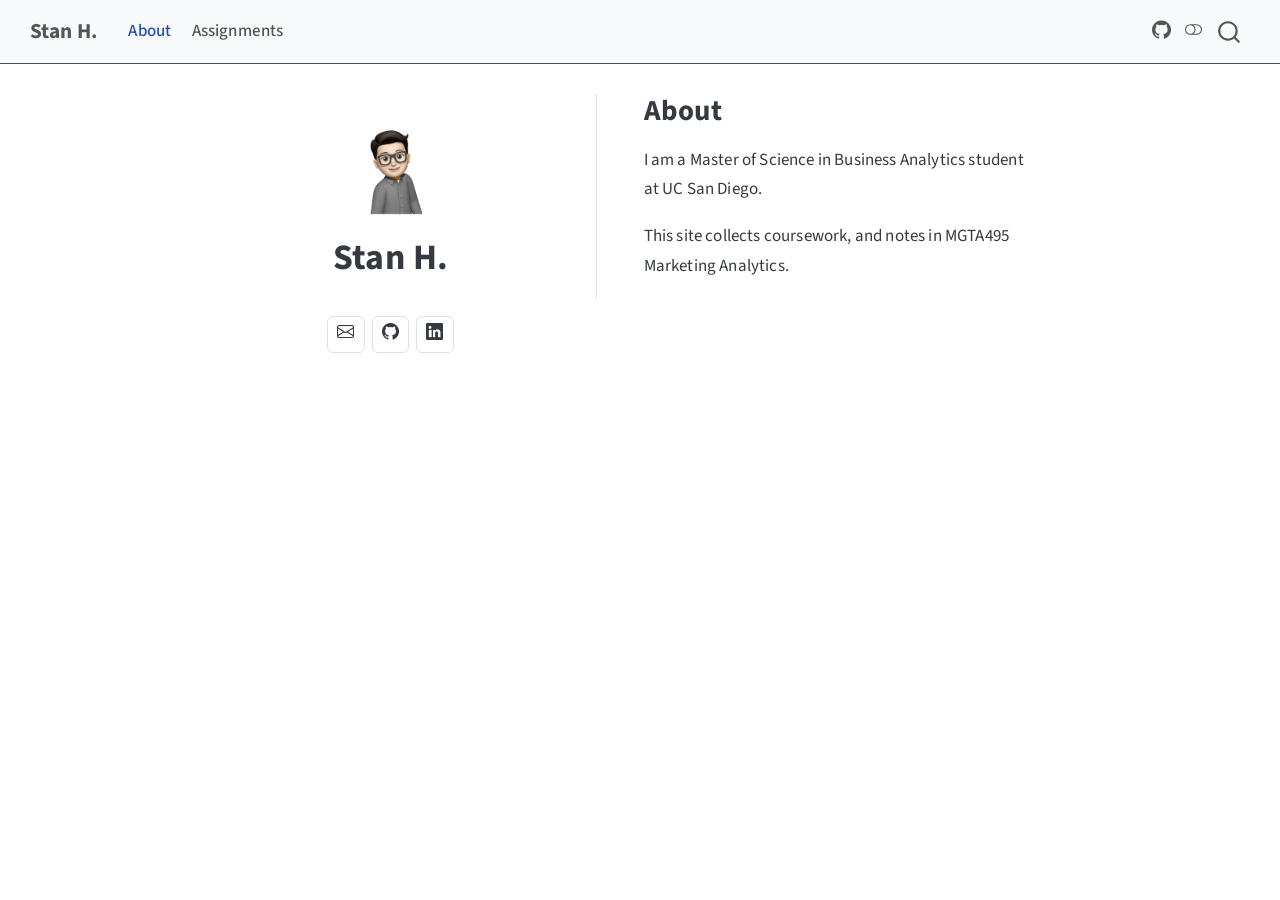
<file: docs/index.html>
<!DOCTYPE html>
<html xmlns="http://www.w3.org/1999/xhtml" lang="en" xml:lang="en"><head>

<meta charset="utf-8">
<meta name="generator" content="quarto-1.9.13">

<meta name="viewport" content="width=device-width, initial-scale=1.0, user-scalable=yes">


<title>Stan H.</title>
<style>
code{white-space: pre-wrap;}
span.smallcaps{font-variant: small-caps;}
div.columns{display: flex; gap: min(4vw, 1.5em);}
div.column{flex: auto; overflow-x: auto;}
div.hanging-indent{margin-left: 1.5em; text-indent: -1.5em;}
ul.task-list{list-style: none;}
ul.task-list li input[type="checkbox"] {
  width: 0.8em;
  margin: 0 0.8em 0.2em -1em; /* quarto-specific, see https://github.com/quarto-dev/quarto-cli/issues/4556 */ 
  vertical-align: middle;
}
</style>


<script src="site_libs/quarto-nav/quarto-nav.js"></script>
<script src="site_libs/quarto-nav/headroom.min.js"></script>
<script src="site_libs/clipboard/clipboard.min.js"></script>
<script src="site_libs/quarto-search/autocomplete.umd.js"></script>
<script src="site_libs/quarto-search/fuse.min.js"></script>
<script src="site_libs/quarto-search/quarto-search.js"></script>
<meta name="quarto:offset" content="./">
<script src="site_libs/quarto-html/quarto.js" type="module"></script>
<script src="site_libs/quarto-html/tabsets/tabsets.js" type="module"></script>
<script src="site_libs/quarto-html/axe/axe-check.js" type="module"></script>
<script src="site_libs/quarto-html/popper.min.js"></script>
<script src="site_libs/quarto-html/tippy.umd.min.js"></script>
<script src="site_libs/quarto-html/anchor.min.js"></script>
<link href="site_libs/quarto-html/tippy.css" rel="stylesheet">
<link href="site_libs/quarto-html/quarto-syntax-highlighting-ac077c1e730dfeb5e42400639d17284e.css" rel="stylesheet" class="quarto-color-scheme" id="quarto-text-highlighting-styles">
<link href="site_libs/quarto-html/quarto-syntax-highlighting-dark-ea00d30dd9b950c7ecb6e17bc6ca0835.css" rel="stylesheet" class="quarto-color-scheme quarto-color-alternate" id="quarto-text-highlighting-styles">
<link href="site_libs/quarto-html/quarto-syntax-highlighting-ac077c1e730dfeb5e42400639d17284e.css" rel="stylesheet" class="quarto-color-scheme-extra" id="quarto-text-highlighting-styles">
<script src="site_libs/bootstrap/bootstrap.min.js"></script>
<link href="site_libs/bootstrap/bootstrap-icons.css" rel="stylesheet">
<link href="site_libs/bootstrap/bootstrap-9947125b96a39b6e338232ca4cef18ae.min.css" rel="stylesheet" append-hash="true" class="quarto-color-scheme" id="quarto-bootstrap" data-mode="light">
<link href="site_libs/bootstrap/bootstrap-dark-8cc648523f10c6643ad8b4804917a629.min.css" rel="stylesheet" append-hash="true" class="quarto-color-scheme quarto-color-alternate" id="quarto-bootstrap" data-mode="dark">
<link href="site_libs/bootstrap/bootstrap-9947125b96a39b6e338232ca4cef18ae.min.css" rel="stylesheet" append-hash="true" class="quarto-color-scheme-extra" id="quarto-bootstrap" data-mode="light">
<script id="quarto-search-options" type="application/json">{
  "location": "navbar",
  "copy-button": false,
  "collapse-after": 3,
  "panel-placement": "end",
  "type": "overlay",
  "limit": 50,
  "keyboard-shortcut": [
    "f",
    "/",
    "s"
  ],
  "show-item-context": false,
  "language": {
    "search-no-results-text": "No results",
    "search-matching-documents-text": "matching documents",
    "search-copy-link-title": "Copy link to search",
    "search-hide-matches-text": "Hide additional matches",
    "search-more-match-text": "more match in this document",
    "search-more-matches-text": "more matches in this document",
    "search-clear-button-title": "Clear",
    "search-text-placeholder": "",
    "search-detached-cancel-button-title": "Cancel",
    "search-submit-button-title": "Submit",
    "search-label": "Search"
  }
}</script>
<link rel="stylesheet" href="https://cdn.jsdelivr.net/npm/bootstrap-icons@1.11.3/font/bootstrap-icons.min.css">


<link rel="stylesheet" href="styles.css">
</head>

<body class="nav-fixed fullcontent quarto-light"><script id="quarto-html-before-body" type="application/javascript">
    const toggleBodyColorMode = (bsSheetEl) => {
      const mode = bsSheetEl.getAttribute("data-mode");
      const bodyEl = window.document.querySelector("body");
      if (mode === "dark") {
        bodyEl.classList.add("quarto-dark");
        bodyEl.classList.remove("quarto-light");
      } else {
        bodyEl.classList.add("quarto-light");
        bodyEl.classList.remove("quarto-dark");
      }
    }
    const toggleBodyColorPrimary = () => {
      const bsSheetEl = window.document.querySelector("link#quarto-bootstrap:not([rel=disabled-stylesheet])");
      if (bsSheetEl) {
        toggleBodyColorMode(bsSheetEl);
      }
    }
    const setColorSchemeToggle = (alternate) => {
      const toggles = window.document.querySelectorAll('.quarto-color-scheme-toggle');
      for (let i=0; i < toggles.length; i++) {
        const toggle = toggles[i];
        if (toggle) {
          if (alternate) {
            toggle.classList.add("alternate");
          } else {
            toggle.classList.remove("alternate");
          }
        }
      }
    };
    const toggleColorMode = (alternate) => {
      // Switch the stylesheets
      const primaryStylesheets = window.document.querySelectorAll('link.quarto-color-scheme:not(.quarto-color-alternate)');
      const alternateStylesheets = window.document.querySelectorAll('link.quarto-color-scheme.quarto-color-alternate');
      manageTransitions('#quarto-margin-sidebar .nav-link', false);
      if (alternate) {
        // note: dark is layered on light, we don't disable primary!
        enableStylesheet(alternateStylesheets);
        for (const sheetNode of alternateStylesheets) {
          if (sheetNode.id === "quarto-bootstrap") {
            toggleBodyColorMode(sheetNode);
          }
        }
      } else {
        disableStylesheet(alternateStylesheets);
        enableStylesheet(primaryStylesheets)
        toggleBodyColorPrimary();
      }
      manageTransitions('#quarto-margin-sidebar .nav-link', true);
      // Switch the toggles
      setColorSchemeToggle(alternate)
      // Hack to workaround the fact that safari doesn't
      // properly recolor the scrollbar when toggling (#1455)
      if (navigator.userAgent.indexOf('Safari') > 0 && navigator.userAgent.indexOf('Chrome') == -1) {
        manageTransitions("body", false);
        window.scrollTo(0, 1);
        setTimeout(() => {
          window.scrollTo(0, 0);
          manageTransitions("body", true);
        }, 40);
      }
    }
    const disableStylesheet = (stylesheets) => {
      for (let i=0; i < stylesheets.length; i++) {
        const stylesheet = stylesheets[i];
        stylesheet.rel = 'disabled-stylesheet';
      }
    }
    const enableStylesheet = (stylesheets) => {
      for (let i=0; i < stylesheets.length; i++) {
        const stylesheet = stylesheets[i];
        if(stylesheet.rel !== 'stylesheet') { // for Chrome, which will still FOUC without this check
          stylesheet.rel = 'stylesheet';
        }
      }
    }
    const manageTransitions = (selector, allowTransitions) => {
      const els = window.document.querySelectorAll(selector);
      for (let i=0; i < els.length; i++) {
        const el = els[i];
        if (allowTransitions) {
          el.classList.remove('notransition');
        } else {
          el.classList.add('notransition');
        }
      }
    }
    const isFileUrl = () => {
      return window.location.protocol === 'file:';
    }
    const hasAlternateSentinel = () => {
      let styleSentinel = getColorSchemeSentinel();
      if (styleSentinel !== null) {
        return styleSentinel === "alternate";
      } else {
        return false;
      }
    }
    const setStyleSentinel = (alternate) => {
      const value = alternate ? "alternate" : "default";
      if (!isFileUrl()) {
        window.localStorage.setItem("quarto-color-scheme", value);
      } else {
        localAlternateSentinel = value;
      }
    }
    const getColorSchemeSentinel = () => {
      if (!isFileUrl()) {
        const storageValue = window.localStorage.getItem("quarto-color-scheme");
        return storageValue != null ? storageValue : localAlternateSentinel;
      } else {
        return localAlternateSentinel;
      }
    }
    const toggleGiscusIfUsed = (isAlternate, darkModeDefault) => {
      const baseTheme = document.querySelector('#giscus-base-theme')?.value ?? 'light';
      const alternateTheme = document.querySelector('#giscus-alt-theme')?.value ?? 'dark';
      let newTheme = '';
      if(authorPrefersDark) {
        newTheme = isAlternate ? baseTheme : alternateTheme;
      } else {
        newTheme = isAlternate ? alternateTheme : baseTheme;
      }
      const changeGiscusTheme = () => {
        // From: https://github.com/giscus/giscus/issues/336
        const sendMessage = (message) => {
          const iframe = document.querySelector('iframe.giscus-frame');
          if (!iframe) return;
          iframe.contentWindow.postMessage({ giscus: message }, 'https://giscus.app');
        }
        sendMessage({
          setConfig: {
            theme: newTheme
          }
        });
      }
      const isGiscussLoaded = window.document.querySelector('iframe.giscus-frame') !== null;
      if (isGiscussLoaded) {
        changeGiscusTheme();
      }
    };
    const authorPrefersDark = false;
    const queryPrefersDark = window.matchMedia('(prefers-color-scheme: dark)');
    const darkModeDefault = queryPrefersDark.matches;
      document.querySelector('link#quarto-text-highlighting-styles.quarto-color-scheme-extra').rel = 'disabled-stylesheet';
      document.querySelector('link#quarto-bootstrap.quarto-color-scheme-extra').rel = 'disabled-stylesheet';
    let localAlternateSentinel = darkModeDefault ? 'alternate' : 'default';
    // Dark / light mode switch
    window.quartoToggleColorScheme = () => {
      // Read the current dark / light value
      let toAlternate = !hasAlternateSentinel();
      toggleColorMode(toAlternate);
      setStyleSentinel(toAlternate);
      toggleGiscusIfUsed(toAlternate, darkModeDefault);
      window.dispatchEvent(new Event('resize'));
    };
    queryPrefersDark.addEventListener("change", e => {
      if(window.localStorage.getItem("quarto-color-scheme") !== null)
        return;
      const alternate = e.matches
      toggleColorMode(alternate);
      localAlternateSentinel = e.matches ? 'alternate' : 'default'; // this is used alongside local storage!
      toggleGiscusIfUsed(alternate, darkModeDefault);
    });
    // Switch to dark mode if need be
    if (hasAlternateSentinel()) {
      toggleColorMode(true);
    } else {
      toggleColorMode(false);
    }
  </script>

<div id="quarto-search-results"></div>
  <header id="quarto-header" class="headroom fixed-top">
    <nav class="navbar navbar-expand-lg " data-bs-theme="dark">
      <div class="navbar-container container-fluid">
      <div class="navbar-brand-container mx-auto">
    <a class="navbar-brand" href="./index.html">
    <span class="navbar-title">Stan H.</span>
    </a>
  </div>
            <div id="quarto-search" class="" title="Search"></div>
          <button class="navbar-toggler" type="button" data-bs-toggle="collapse" data-bs-target="#navbarCollapse" aria-controls="navbarCollapse" role="menu" aria-expanded="false" aria-label="Toggle navigation" onclick="if (window.quartoToggleHeadroom) { window.quartoToggleHeadroom(); }">
  <span class="navbar-toggler-icon"></span>
</button>
          <div class="collapse navbar-collapse" id="navbarCollapse">
            <ul class="navbar-nav navbar-nav-scroll me-auto">
  <li class="nav-item">
    <a class="nav-link active" href="./index.html" aria-current="page"> 
<span class="menu-text">About</span></a>
  </li>  
  <li class="nav-item">
    <a class="nav-link" href="./assignments.html"> 
<span class="menu-text">Assignments</span></a>
  </li>  
</ul>
            <ul class="navbar-nav navbar-nav-scroll ms-auto">
  <li class="nav-item compact">
    <a class="nav-link" href="https://github.com/rsm-q6he"> <i class="bi bi-github" role="img">
</i> 
<span class="menu-text"></span></a>
  </li>  
</ul>
          </div> <!-- /navcollapse -->
            <div class="quarto-navbar-tools">
  <a href="" class="quarto-color-scheme-toggle quarto-navigation-tool  px-1" onclick="window.quartoToggleColorScheme(); return false;" title="Toggle dark mode"><i class="bi"></i></a>
</div>
      </div> <!-- /container-fluid -->
    </nav>
</header>
<!-- content -->
<div id="quarto-content" class="quarto-container page-columns page-rows-contents page-layout-article page-navbar">
<!-- sidebar -->
<!-- margin-sidebar -->
    
<!-- main -->
<main class="content" id="quarto-document-content"><header id="title-block-header" class="quarto-title-block"></header>





<div class="homepage">
<div class="profile-column">
<p><img src="files/profile_pic.png" class="profile-image img-fluid"></p>
<section id="stan-h." class="level1 profile-name">
<h1 class="profile-name">Stan H.</h1>
<div class="profile-links">
<p><a href="mailto:q6he@ucsd.edu" aria-label="Email"><i class="bi bi-envelope"></i></a> <a href="https://github.com/rsm-q6he" aria-label="GitHub"><i class="bi bi-github"></i></a> <a href="https://www.linkedin.com/in/stanqhe" aria-label="LinkedIn"><i class="bi bi-linkedin"></i></a></p>
</div>
</section>
</div>
<section id="about" class="level2 content-column">
<h2 class="anchored" data-anchor-id="about">About</h2>
<p>I am a Master of Science in Business Analytics student at UC San Diego.</p>
<p>This site collects coursework, and notes in MGTA495 Marketing Analytics.</p>
</section>
</div>



</main> <!-- /main -->
<script id="quarto-html-after-body" type="application/javascript">
  window.document.addEventListener("DOMContentLoaded", function (event) {
    // Ensure there is a toggle, if there isn't float one in the top right
    if (window.document.querySelector('.quarto-color-scheme-toggle') === null) {
      const a = window.document.createElement('a');
      a.classList.add('top-right');
      a.classList.add('quarto-color-scheme-toggle');
      a.href = "";
      a.onclick = function() { try { window.quartoToggleColorScheme(); } catch {} return false; };
      const i = window.document.createElement("i");
      i.classList.add('bi');
      a.appendChild(i);
      window.document.body.appendChild(a);
    }
    setColorSchemeToggle(hasAlternateSentinel())
    const icon = "";
    const anchorJS = new window.AnchorJS();
    anchorJS.options = {
      placement: 'right',
      icon: icon
    };
    anchorJS.add('.anchored');
    const isCodeAnnotation = (el) => {
      for (const clz of el.classList) {
        if (clz.startsWith('code-annotation-')) {                     
          return true;
        }
      }
      return false;
    }
    const onCopySuccess = function(e) {
      // button target
      const button = e.trigger;
      // don't keep focus
      button.blur();
      // flash "checked"
      button.classList.add('code-copy-button-checked');
      var currentTitle = button.getAttribute("title");
      button.setAttribute("title", "Copied!");
      let tooltip;
      if (window.bootstrap) {
        button.setAttribute("data-bs-toggle", "tooltip");
        button.setAttribute("data-bs-placement", "left");
        button.setAttribute("data-bs-title", "Copied!");
        tooltip = new bootstrap.Tooltip(button, 
          { trigger: "manual", 
            customClass: "code-copy-button-tooltip",
            offset: [0, -8]});
        tooltip.show();    
      }
      setTimeout(function() {
        if (tooltip) {
          tooltip.hide();
          button.removeAttribute("data-bs-title");
          button.removeAttribute("data-bs-toggle");
          button.removeAttribute("data-bs-placement");
        }
        button.setAttribute("title", currentTitle);
        button.classList.remove('code-copy-button-checked');
      }, 1000);
      // clear code selection
      e.clearSelection();
    }
    const getTextToCopy = function(trigger) {
      const outerScaffold = trigger.parentElement.cloneNode(true);
      const codeEl = outerScaffold.querySelector('code');
      for (const childEl of codeEl.children) {
        if (isCodeAnnotation(childEl)) {
          childEl.remove();
        }
      }
      return codeEl.innerText;
    }
    const clipboard = new window.ClipboardJS('.code-copy-button:not([data-in-quarto-modal])', {
      text: getTextToCopy
    });
    clipboard.on('success', onCopySuccess);
    if (window.document.getElementById('quarto-embedded-source-code-modal')) {
      const clipboardModal = new window.ClipboardJS('.code-copy-button[data-in-quarto-modal]', {
        text: getTextToCopy,
        container: window.document.getElementById('quarto-embedded-source-code-modal')
      });
      clipboardModal.on('success', onCopySuccess);
    }
      var localhostRegex = new RegExp(/^(?:http|https):\/\/localhost\:?[0-9]*\//);
      var mailtoRegex = new RegExp(/^mailto:/);
        var filterRegex = new RegExp('/' + window.location.host + '/');
      var isInternal = (href) => {
          return filterRegex.test(href) || localhostRegex.test(href) || mailtoRegex.test(href);
      }
      // Inspect non-navigation links and adorn them if external
     var links = window.document.querySelectorAll('a[href]:not(.nav-link):not(.navbar-brand):not(.toc-action):not(.sidebar-link):not(.sidebar-item-toggle):not(.pagination-link):not(.no-external):not([aria-hidden]):not(.dropdown-item):not(.quarto-navigation-tool):not(.about-link)');
      for (var i=0; i<links.length; i++) {
        const link = links[i];
        if (!isInternal(link.href)) {
          // undo the damage that might have been done by quarto-nav.js in the case of
          // links that we want to consider external
          if (link.dataset.originalHref !== undefined) {
            link.href = link.dataset.originalHref;
          }
        }
      }
    function tippyHover(el, contentFn, onTriggerFn, onUntriggerFn) {
      const config = {
        allowHTML: true,
        maxWidth: 500,
        delay: 100,
        arrow: false,
        appendTo: function(el) {
            return el.parentElement;
        },
        interactive: true,
        interactiveBorder: 10,
        theme: 'quarto',
        placement: 'bottom-start',
      };
      if (contentFn) {
        config.content = contentFn;
      }
      if (onTriggerFn) {
        config.onTrigger = onTriggerFn;
      }
      if (onUntriggerFn) {
        config.onUntrigger = onUntriggerFn;
      }
      window.tippy(el, config); 
    }
    const noterefs = window.document.querySelectorAll('a[role="doc-noteref"]');
    for (var i=0; i<noterefs.length; i++) {
      const ref = noterefs[i];
      tippyHover(ref, function() {
        // use id or data attribute instead here
        let href = ref.getAttribute('data-footnote-href') || ref.getAttribute('href');
        try { href = new URL(href).hash; } catch {}
        const id = href.replace(/^#\/?/, "");
        const note = window.document.getElementById(id);
        if (note) {
          return note.innerHTML;
        } else {
          return "";
        }
      });
    }
    const xrefs = window.document.querySelectorAll('a.quarto-xref');
    const processXRef = (id, note) => {
      // Strip column container classes
      const stripColumnClz = (el) => {
        el.classList.remove("page-full", "page-columns");
        if (el.children) {
          for (const child of el.children) {
            stripColumnClz(child);
          }
        }
      }
      stripColumnClz(note)
      if (id === null || id.startsWith('sec-')) {
        // Special case sections, only their first couple elements
        const container = document.createElement("div");
        if (note.children && note.children.length > 2) {
          container.appendChild(note.children[0].cloneNode(true));
          for (let i = 1; i < note.children.length; i++) {
            const child = note.children[i];
            if (child.tagName === "P" && child.innerText === "") {
              continue;
            } else {
              container.appendChild(child.cloneNode(true));
              break;
            }
          }
          if (window.Quarto?.typesetMath) {
            window.Quarto.typesetMath(container);
          }
          return container.innerHTML
        } else {
          if (window.Quarto?.typesetMath) {
            window.Quarto.typesetMath(note);
          }
          return note.innerHTML;
        }
      } else {
        // Remove any anchor links if they are present
        const anchorLink = note.querySelector('a.anchorjs-link');
        if (anchorLink) {
          anchorLink.remove();
        }
        if (window.Quarto?.typesetMath) {
          window.Quarto.typesetMath(note);
        }
        if (note.classList.contains("callout")) {
          return note.outerHTML;
        } else {
          return note.innerHTML;
        }
      }
    }
    for (var i=0; i<xrefs.length; i++) {
      const xref = xrefs[i];
      tippyHover(xref, undefined, function(instance) {
        instance.disable();
        let url = xref.getAttribute('href');
        let hash = undefined; 
        if (url.startsWith('#')) {
          hash = url;
        } else {
          try { hash = new URL(url).hash; } catch {}
        }
        if (hash) {
          const id = hash.replace(/^#\/?/, "");
          const note = window.document.getElementById(id);
          if (note !== null) {
            try {
              const html = processXRef(id, note.cloneNode(true));
              instance.setContent(html);
            } finally {
              instance.enable();
              instance.show();
            }
          } else {
            // See if we can fetch this
            fetch(url.split('#')[0])
            .then(res => res.text())
            .then(html => {
              const parser = new DOMParser();
              const htmlDoc = parser.parseFromString(html, "text/html");
              const note = htmlDoc.getElementById(id);
              if (note !== null) {
                const html = processXRef(id, note);
                instance.setContent(html);
              } 
            }).finally(() => {
              instance.enable();
              instance.show();
            });
          }
        } else {
          // See if we can fetch a full url (with no hash to target)
          // This is a special case and we should probably do some content thinning / targeting
          fetch(url)
          .then(res => res.text())
          .then(html => {
            const parser = new DOMParser();
            const htmlDoc = parser.parseFromString(html, "text/html");
            const note = htmlDoc.querySelector('main.content');
            if (note !== null) {
              // This should only happen for chapter cross references
              // (since there is no id in the URL)
              // remove the first header
              if (note.children.length > 0 && note.children[0].tagName === "HEADER") {
                note.children[0].remove();
              }
              const html = processXRef(null, note);
              instance.setContent(html);
            } 
          }).finally(() => {
            instance.enable();
            instance.show();
          });
        }
      }, function(instance) {
      });
    }
        let selectedAnnoteEl;
        const selectorForAnnotation = ( cell, annotation) => {
          let cellAttr = 'data-code-cell="' + cell + '"';
          let lineAttr = 'data-code-annotation="' +  annotation + '"';
          const selector = 'span[' + cellAttr + '][' + lineAttr + ']';
          return selector;
        }
        const selectCodeLines = (annoteEl) => {
          const doc = window.document;
          const targetCell = annoteEl.getAttribute("data-target-cell");
          const targetAnnotation = annoteEl.getAttribute("data-target-annotation");
          const annoteSpan = window.document.querySelector(selectorForAnnotation(targetCell, targetAnnotation));
          const lines = annoteSpan.getAttribute("data-code-lines").split(",");
          const lineIds = lines.map((line) => {
            return targetCell + "-" + line;
          })
          let top = null;
          let height = null;
          let parent = null;
          if (lineIds.length > 0) {
              //compute the position of the single el (top and bottom and make a div)
              const el = window.document.getElementById(lineIds[0]);
              top = el.offsetTop;
              height = el.offsetHeight;
              parent = el.parentElement.parentElement;
            if (lineIds.length > 1) {
              const lastEl = window.document.getElementById(lineIds[lineIds.length - 1]);
              const bottom = lastEl.offsetTop + lastEl.offsetHeight;
              height = bottom - top;
            }
            if (top !== null && height !== null && parent !== null) {
              // cook up a div (if necessary) and position it 
              let div = window.document.getElementById("code-annotation-line-highlight");
              if (div === null) {
                div = window.document.createElement("div");
                div.setAttribute("id", "code-annotation-line-highlight");
                div.style.position = 'absolute';
                parent.appendChild(div);
              }
              div.style.top = top - 2 + "px";
              div.style.height = height + 4 + "px";
              div.style.left = 0;
              let gutterDiv = window.document.getElementById("code-annotation-line-highlight-gutter");
              if (gutterDiv === null) {
                gutterDiv = window.document.createElement("div");
                gutterDiv.setAttribute("id", "code-annotation-line-highlight-gutter");
                gutterDiv.style.position = 'absolute';
                const codeCell = window.document.getElementById(targetCell);
                const gutter = codeCell.querySelector('.code-annotation-gutter');
                gutter.appendChild(gutterDiv);
              }
              gutterDiv.style.top = top - 2 + "px";
              gutterDiv.style.height = height + 4 + "px";
            }
            selectedAnnoteEl = annoteEl;
          }
        };
        const unselectCodeLines = () => {
          const elementsIds = ["code-annotation-line-highlight", "code-annotation-line-highlight-gutter"];
          elementsIds.forEach((elId) => {
            const div = window.document.getElementById(elId);
            if (div) {
              div.remove();
            }
          });
          selectedAnnoteEl = undefined;
        };
          // Handle positioning of the toggle
      window.addEventListener(
        "resize",
        throttle(() => {
          elRect = undefined;
          if (selectedAnnoteEl) {
            selectCodeLines(selectedAnnoteEl);
          }
        }, 10)
      );
      function throttle(fn, ms) {
      let throttle = false;
      let timer;
        return (...args) => {
          if(!throttle) { // first call gets through
              fn.apply(this, args);
              throttle = true;
          } else { // all the others get throttled
              if(timer) clearTimeout(timer); // cancel #2
              timer = setTimeout(() => {
                fn.apply(this, args);
                timer = throttle = false;
              }, ms);
          }
        };
      }
        // Attach click handler to the DT
        const annoteDls = window.document.querySelectorAll('dt[data-target-cell]');
        for (const annoteDlNode of annoteDls) {
          annoteDlNode.addEventListener('click', (event) => {
            const clickedEl = event.target;
            if (clickedEl !== selectedAnnoteEl) {
              unselectCodeLines();
              const activeEl = window.document.querySelector('dt[data-target-cell].code-annotation-active');
              if (activeEl) {
                activeEl.classList.remove('code-annotation-active');
              }
              selectCodeLines(clickedEl);
              clickedEl.classList.add('code-annotation-active');
            } else {
              // Unselect the line
              unselectCodeLines();
              clickedEl.classList.remove('code-annotation-active');
            }
          });
        }
    const findCites = (el) => {
      const parentEl = el.parentElement;
      if (parentEl) {
        const cites = parentEl.dataset.cites;
        if (cites) {
          return {
            el,
            cites: cites.split(' ')
          };
        } else {
          return findCites(el.parentElement)
        }
      } else {
        return undefined;
      }
    };
    var bibliorefs = window.document.querySelectorAll('a[role="doc-biblioref"]');
    for (var i=0; i<bibliorefs.length; i++) {
      const ref = bibliorefs[i];
      const citeInfo = findCites(ref);
      if (citeInfo) {
        tippyHover(citeInfo.el, function() {
          var popup = window.document.createElement('div');
          citeInfo.cites.forEach(function(cite) {
            var citeDiv = window.document.createElement('div');
            citeDiv.classList.add('hanging-indent');
            citeDiv.classList.add('csl-entry');
            var biblioDiv = window.document.getElementById('ref-' + cite);
            if (biblioDiv) {
              citeDiv.innerHTML = biblioDiv.innerHTML;
            }
            popup.appendChild(citeDiv);
          });
          return popup.innerHTML;
        });
      }
    }
  });
  </script>
</div> <!-- /content -->




</body></html>
</file>
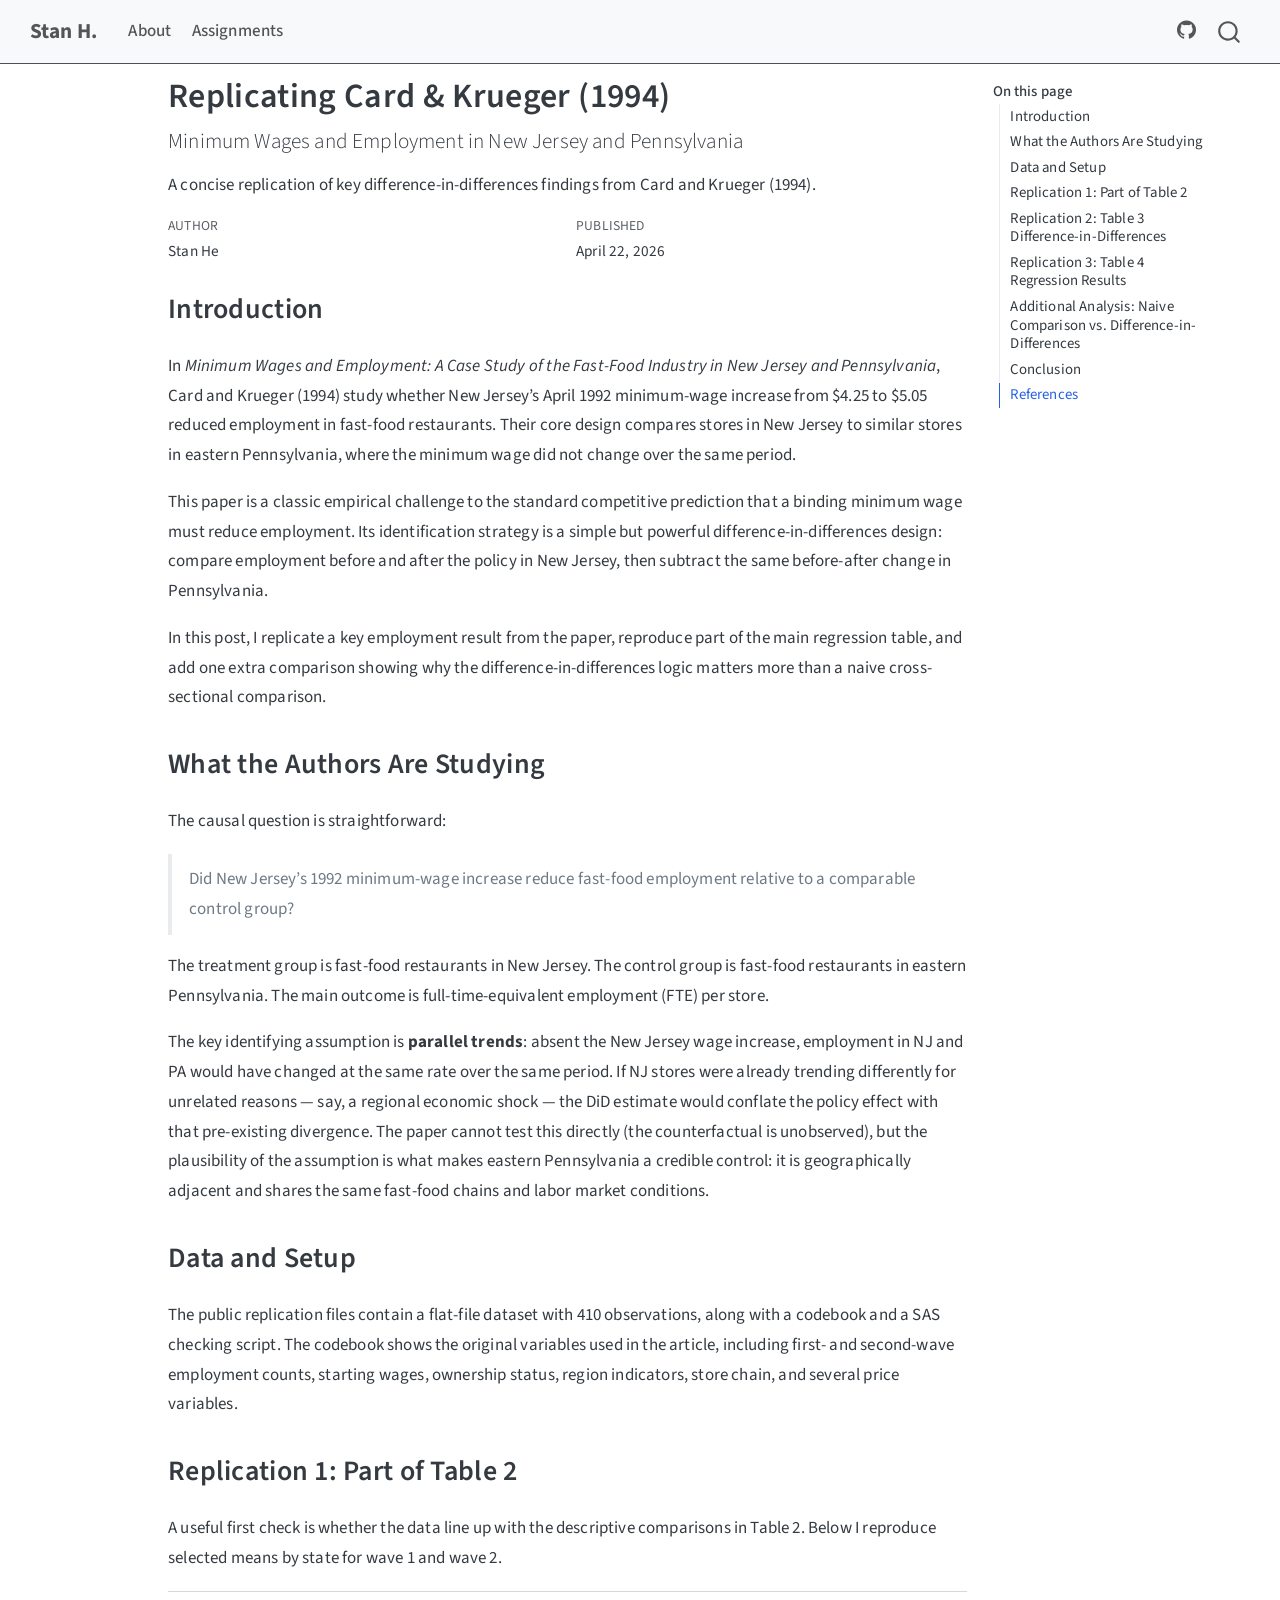
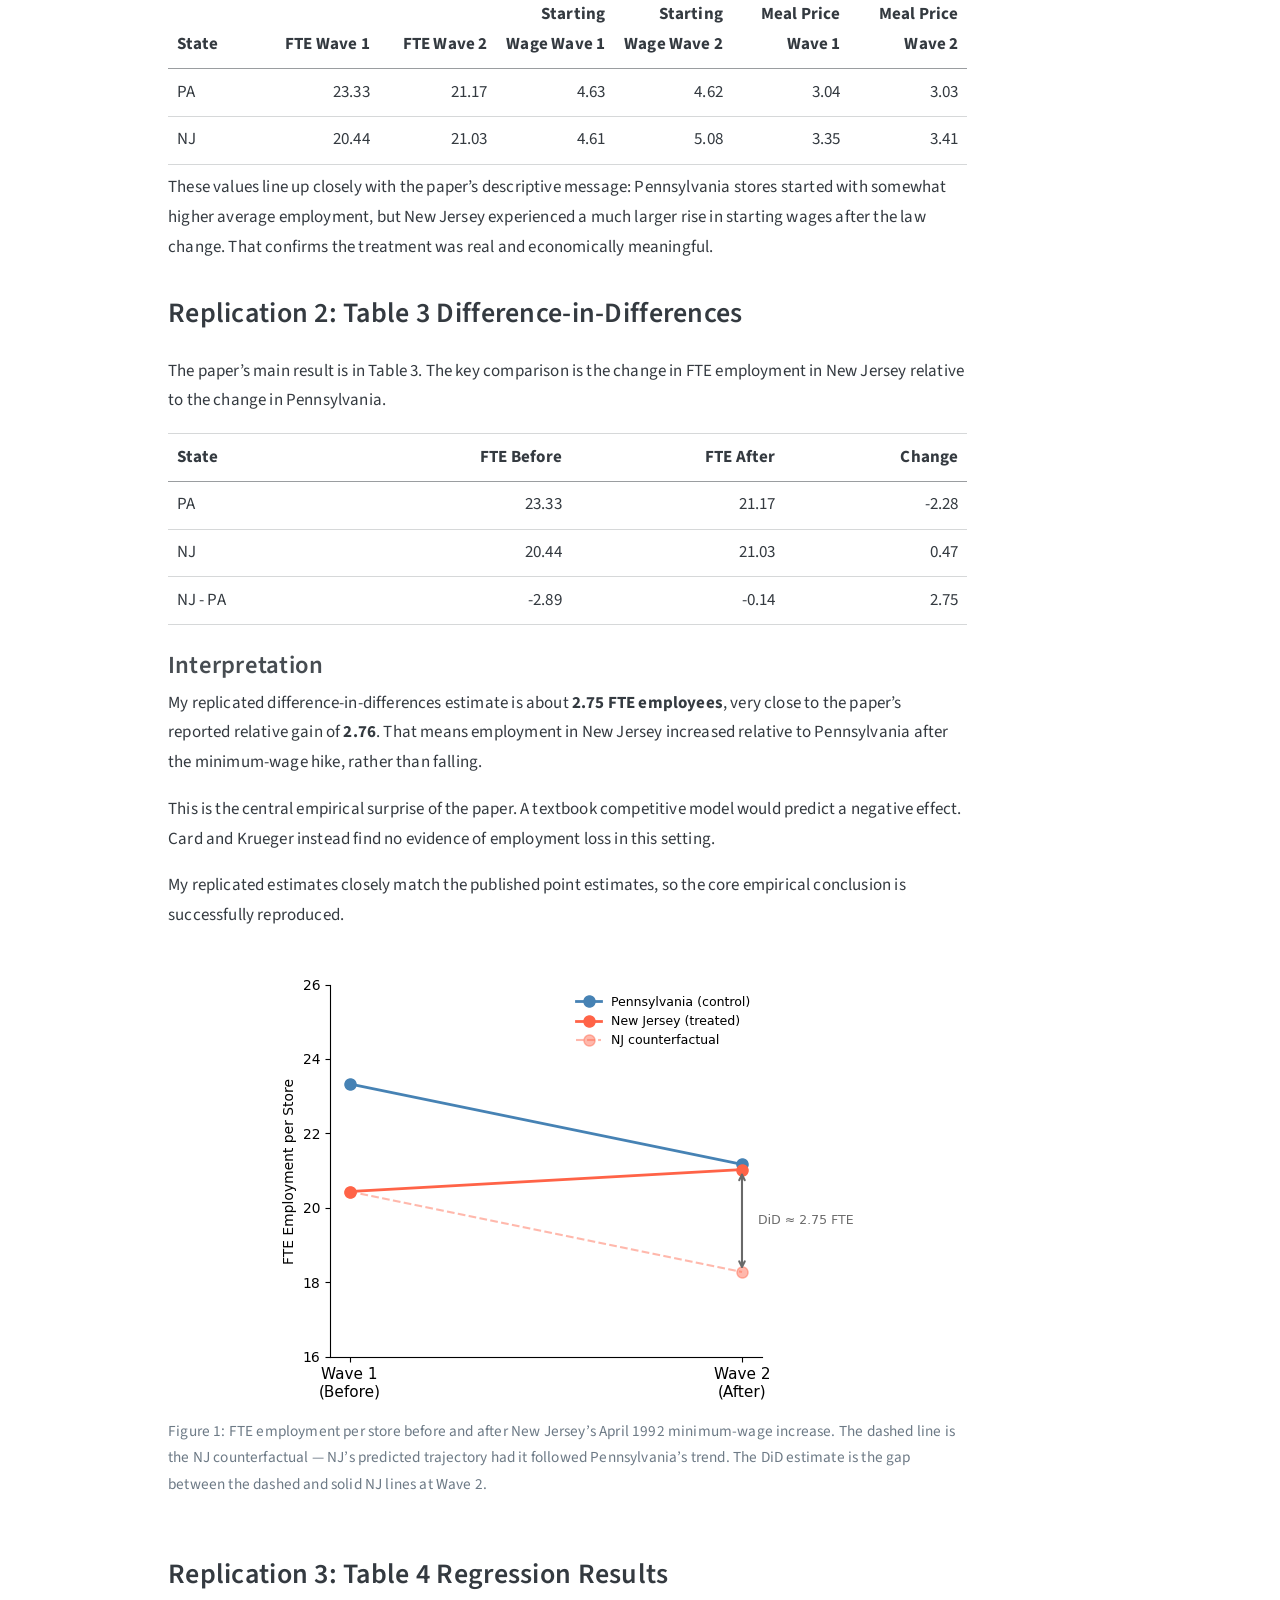
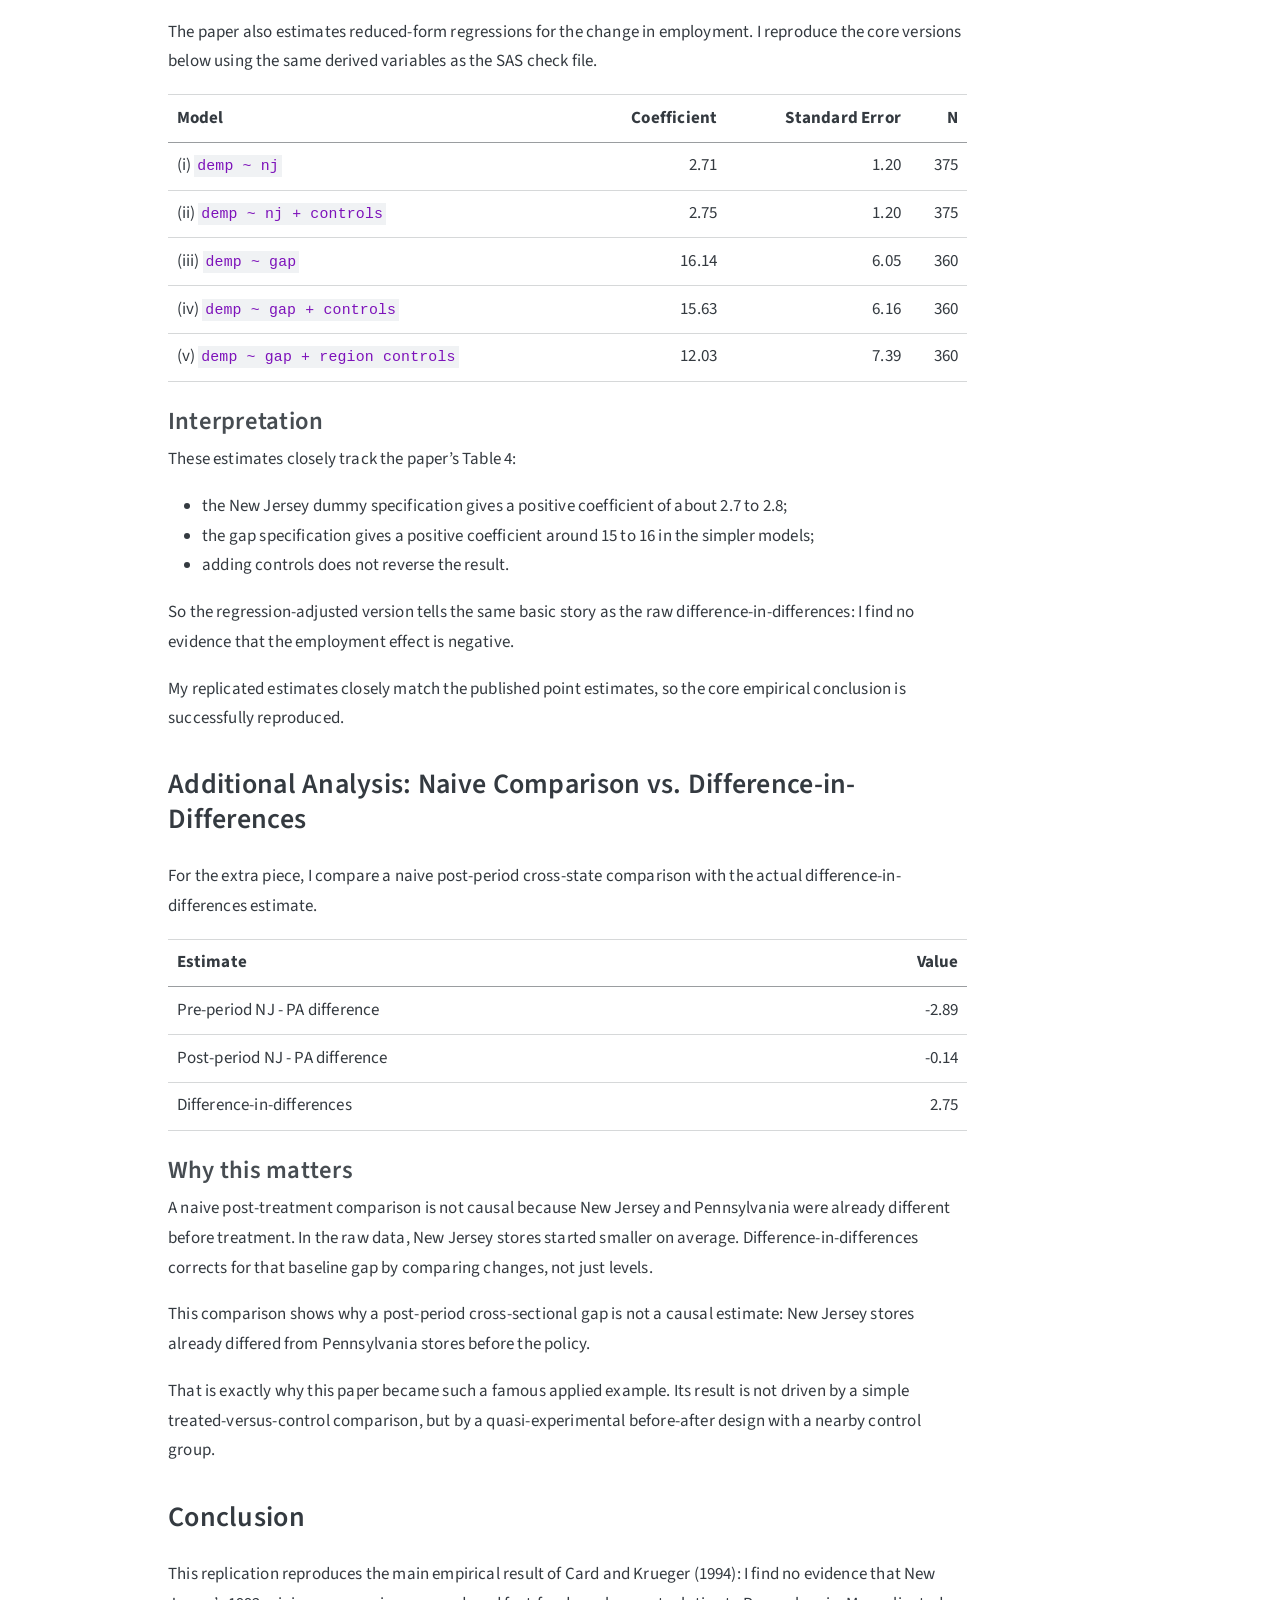
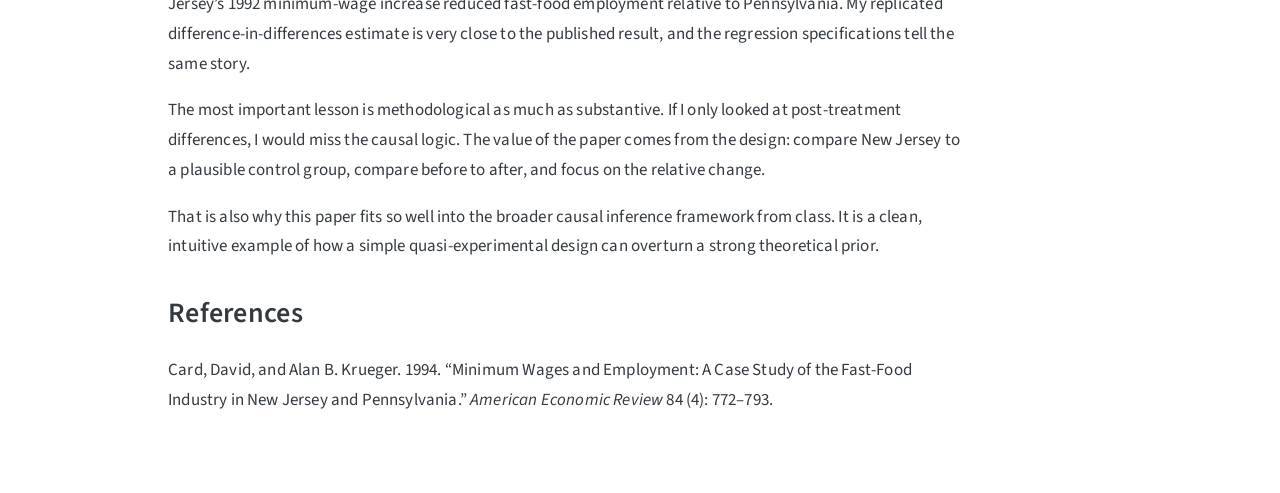
<file: docs/asmt/hw2-minimum-wage/index.html>
<!DOCTYPE html>
<html xmlns="http://www.w3.org/1999/xhtml" lang="en" xml:lang="en"><head>

<meta charset="utf-8">
<meta name="generator" content="quarto-1.9.13">

<meta name="viewport" content="width=device-width, initial-scale=1.0, user-scalable=yes">

<meta name="author" content="Stan He">
<meta name="dcterms.date" content="2026-04-22">
<meta name="description" content="A concise replication of key difference-in-differences findings from Card and Krueger (1994).">

<title>Replicating Card &amp; Krueger (1994) – Stan H.</title>
<style>
code{white-space: pre-wrap;}
span.smallcaps{font-variant: small-caps;}
div.columns{display: flex; gap: min(4vw, 1.5em);}
div.column{flex: auto; overflow-x: auto;}
div.hanging-indent{margin-left: 1.5em; text-indent: -1.5em;}
ul.task-list{list-style: none;}
ul.task-list li input[type="checkbox"] {
  width: 0.8em;
  margin: 0 0.8em 0.2em -1em; /* quarto-specific, see https://github.com/quarto-dev/quarto-cli/issues/4556 */ 
  vertical-align: middle;
}
</style>


<script src="../../site_libs/quarto-nav/quarto-nav.js"></script>
<script src="../../site_libs/quarto-nav/headroom.min.js"></script>
<script src="../../site_libs/clipboard/clipboard.min.js"></script>
<script src="../../site_libs/quarto-search/autocomplete.umd.js"></script>
<script src="../../site_libs/quarto-search/fuse.min.js"></script>
<script src="../../site_libs/quarto-search/quarto-search.js"></script>
<meta name="quarto:offset" content="../../">
<script src="../../site_libs/quarto-html/quarto.js" type="module"></script>
<script src="../../site_libs/quarto-html/tabsets/tabsets.js" type="module"></script>
<script src="../../site_libs/quarto-html/axe/axe-check.js" type="module"></script>
<script src="../../site_libs/quarto-html/popper.min.js"></script>
<script src="../../site_libs/quarto-html/tippy.umd.min.js"></script>
<script src="../../site_libs/quarto-html/anchor.min.js"></script>
<link href="../../site_libs/quarto-html/tippy.css" rel="stylesheet">
<link href="../../site_libs/quarto-html/quarto-syntax-highlighting-ac077c1e730dfeb5e42400639d17284e.css" rel="stylesheet" id="quarto-text-highlighting-styles">
<script src="../../site_libs/bootstrap/bootstrap.min.js"></script>
<link href="../../site_libs/bootstrap/bootstrap-icons.css" rel="stylesheet">
<link href="../../site_libs/bootstrap/bootstrap-9947125b96a39b6e338232ca4cef18ae.min.css" rel="stylesheet" append-hash="true" id="quarto-bootstrap" data-mode="light">
<script id="quarto-search-options" type="application/json">{
  "location": "navbar",
  "copy-button": false,
  "collapse-after": 3,
  "panel-placement": "end",
  "type": "overlay",
  "limit": 50,
  "keyboard-shortcut": [
    "f",
    "/",
    "s"
  ],
  "show-item-context": false,
  "language": {
    "search-no-results-text": "No results",
    "search-matching-documents-text": "matching documents",
    "search-copy-link-title": "Copy link to search",
    "search-hide-matches-text": "Hide additional matches",
    "search-more-match-text": "more match in this document",
    "search-more-matches-text": "more matches in this document",
    "search-clear-button-title": "Clear",
    "search-text-placeholder": "",
    "search-detached-cancel-button-title": "Cancel",
    "search-submit-button-title": "Submit",
    "search-label": "Search"
  }
}</script>
<link rel="stylesheet" href="https://cdn.jsdelivr.net/npm/bootstrap-icons@1.11.3/font/bootstrap-icons.min.css">


<link rel="stylesheet" href="../../styles.css">
</head>

<body class="nav-fixed quarto-light">

<div id="quarto-search-results"></div>
  <header id="quarto-header" class="headroom fixed-top">
    <nav class="navbar navbar-expand-lg " data-bs-theme="dark">
      <div class="navbar-container container-fluid">
      <div class="navbar-brand-container mx-auto">
    <a class="navbar-brand" href="../../index.html">
    <span class="navbar-title">Stan H.</span>
    </a>
  </div>
            <div id="quarto-search" class="" title="Search"></div>
          <button class="navbar-toggler" type="button" data-bs-toggle="collapse" data-bs-target="#navbarCollapse" aria-controls="navbarCollapse" role="menu" aria-expanded="false" aria-label="Toggle navigation" onclick="if (window.quartoToggleHeadroom) { window.quartoToggleHeadroom(); }">
  <span class="navbar-toggler-icon"></span>
</button>
          <div class="collapse navbar-collapse" id="navbarCollapse">
            <ul class="navbar-nav navbar-nav-scroll me-auto">
  <li class="nav-item">
    <a class="nav-link" href="../../index.html"> 
<span class="menu-text">About</span></a>
  </li>  
  <li class="nav-item">
    <a class="nav-link" href="../../assignments.html"> 
<span class="menu-text">Assignments</span></a>
  </li>  
</ul>
            <ul class="navbar-nav navbar-nav-scroll ms-auto">
  <li class="nav-item compact">
    <a class="nav-link" href="https://github.com/rsm-q6he"> <i class="bi bi-github" role="img">
</i> 
<span class="menu-text"></span></a>
  </li>  
</ul>
          </div> <!-- /navcollapse -->
            <div class="quarto-navbar-tools">
</div>
      </div> <!-- /container-fluid -->
    </nav>
</header>
<!-- content -->
<div id="quarto-content" class="quarto-container page-columns page-rows-contents page-layout-article page-navbar">
<!-- sidebar -->
<!-- margin-sidebar -->
    <div id="quarto-margin-sidebar" class="sidebar margin-sidebar">
        <nav id="TOC" role="doc-toc" class="toc-active">
    <h2 id="toc-title">On this page</h2>
   
  <ul>
  <li><a href="#introduction" id="toc-introduction" class="nav-link active" data-scroll-target="#introduction">Introduction</a></li>
  <li><a href="#what-the-authors-are-studying" id="toc-what-the-authors-are-studying" class="nav-link" data-scroll-target="#what-the-authors-are-studying">What the Authors Are Studying</a></li>
  <li><a href="#data-and-setup" id="toc-data-and-setup" class="nav-link" data-scroll-target="#data-and-setup">Data and Setup</a></li>
  <li><a href="#replication-1-part-of-table-2" id="toc-replication-1-part-of-table-2" class="nav-link" data-scroll-target="#replication-1-part-of-table-2">Replication 1: Part of Table 2</a></li>
  <li><a href="#replication-2-table-3-difference-in-differences" id="toc-replication-2-table-3-difference-in-differences" class="nav-link" data-scroll-target="#replication-2-table-3-difference-in-differences">Replication 2: Table 3 Difference-in-Differences</a>
  <ul class="collapse">
  <li><a href="#interpretation" id="toc-interpretation" class="nav-link" data-scroll-target="#interpretation">Interpretation</a></li>
  </ul></li>
  <li><a href="#replication-3-table-4-regression-results" id="toc-replication-3-table-4-regression-results" class="nav-link" data-scroll-target="#replication-3-table-4-regression-results">Replication 3: Table 4 Regression Results</a>
  <ul class="collapse">
  <li><a href="#interpretation-1" id="toc-interpretation-1" class="nav-link" data-scroll-target="#interpretation-1">Interpretation</a></li>
  </ul></li>
  <li><a href="#additional-analysis-naive-comparison-vs.-difference-in-differences" id="toc-additional-analysis-naive-comparison-vs.-difference-in-differences" class="nav-link" data-scroll-target="#additional-analysis-naive-comparison-vs.-difference-in-differences">Additional Analysis: Naive Comparison vs.&nbsp;Difference-in-Differences</a>
  <ul class="collapse">
  <li><a href="#why-this-matters" id="toc-why-this-matters" class="nav-link" data-scroll-target="#why-this-matters">Why this matters</a></li>
  </ul></li>
  <li><a href="#conclusion" id="toc-conclusion" class="nav-link" data-scroll-target="#conclusion">Conclusion</a></li>
  <li><a href="#references" id="toc-references" class="nav-link" data-scroll-target="#references">References</a></li>
  </ul>
</nav>
    </div>
<!-- main -->
<main class="content" id="quarto-document-content">

<header id="title-block-header" class="quarto-title-block default">
<div class="quarto-title">
<h1 class="title">Replicating Card &amp; Krueger (1994)</h1>
<p class="subtitle lead">Minimum Wages and Employment in New Jersey and Pennsylvania</p>
</div>

<div>
  <div class="description">
    A concise replication of key difference-in-differences findings from Card and Krueger (1994).
  </div>
</div>


<div class="quarto-title-meta">

    <div>
    <div class="quarto-title-meta-heading">Author</div>
    <div class="quarto-title-meta-contents">
             <p>Stan He </p>
          </div>
  </div>
    
    <div>
    <div class="quarto-title-meta-heading">Published</div>
    <div class="quarto-title-meta-contents">
      <p class="date">April 22, 2026</p>
    </div>
  </div>
  
    
  </div>
  


</header>


<section id="introduction" class="level2">
<h2 class="anchored" data-anchor-id="introduction">Introduction</h2>
<p>In <em>Minimum Wages and Employment: A Case Study of the Fast-Food Industry in New Jersey and Pennsylvania</em>, Card and Krueger (1994) study whether New Jersey’s April 1992 minimum-wage increase from $4.25 to $5.05 reduced employment in fast-food restaurants. Their core design compares stores in New Jersey to similar stores in eastern Pennsylvania, where the minimum wage did not change over the same period.</p>
<p>This paper is a classic empirical challenge to the standard competitive prediction that a binding minimum wage must reduce employment. Its identification strategy is a simple but powerful difference-in-differences design: compare employment before and after the policy in New Jersey, then subtract the same before-after change in Pennsylvania.</p>
<p>In this post, I replicate a key employment result from the paper, reproduce part of the main regression table, and add one extra comparison showing why the difference-in-differences logic matters more than a naive cross-sectional comparison.</p>
</section>
<section id="what-the-authors-are-studying" class="level2">
<h2 class="anchored" data-anchor-id="what-the-authors-are-studying">What the Authors Are Studying</h2>
<p>The causal question is straightforward:</p>
<blockquote class="blockquote">
<p>Did New Jersey’s 1992 minimum-wage increase reduce fast-food employment relative to a comparable control group?</p>
</blockquote>
<p>The treatment group is fast-food restaurants in New Jersey. The control group is fast-food restaurants in eastern Pennsylvania. The main outcome is full-time-equivalent employment (FTE) per store.</p>
<p>The key identifying assumption is <strong>parallel trends</strong>: absent the New Jersey wage increase, employment in NJ and PA would have changed at the same rate over the same period. If NJ stores were already trending differently for unrelated reasons — say, a regional economic shock — the DiD estimate would conflate the policy effect with that pre-existing divergence. The paper cannot test this directly (the counterfactual is unobserved), but the plausibility of the assumption is what makes eastern Pennsylvania a credible control: it is geographically adjacent and shares the same fast-food chains and labor market conditions.</p>
</section>
<section id="data-and-setup" class="level2">
<h2 class="anchored" data-anchor-id="data-and-setup">Data and Setup</h2>
<p>The public replication files contain a flat-file dataset with 410 observations, along with a codebook and a SAS checking script. The codebook shows the original variables used in the article, including first- and second-wave employment counts, starting wages, ownership status, region indicators, store chain, and several price variables.</p>
</section>
<section id="replication-1-part-of-table-2" class="level2">
<h2 class="anchored" data-anchor-id="replication-1-part-of-table-2">Replication 1: Part of Table 2</h2>
<p>A useful first check is whether the data line up with the descriptive comparisons in Table 2. Below I reproduce selected means by state for wave 1 and wave 2.</p>
<table class="caption-top table">
<colgroup>
<col style="width: 11%">
<col style="width: 14%">
<col style="width: 14%">
<col style="width: 14%">
<col style="width: 14%">
<col style="width: 14%">
<col style="width: 14%">
</colgroup>
<thead>
<tr class="header">
<th>State</th>
<th style="text-align: right;">FTE Wave 1</th>
<th style="text-align: right;">FTE Wave 2</th>
<th style="text-align: right;">Starting Wage Wave 1</th>
<th style="text-align: right;">Starting Wage Wave 2</th>
<th style="text-align: right;">Meal Price Wave 1</th>
<th style="text-align: right;">Meal Price Wave 2</th>
</tr>
</thead>
<tbody>
<tr class="odd">
<td>PA</td>
<td style="text-align: right;">23.33</td>
<td style="text-align: right;">21.17</td>
<td style="text-align: right;">4.63</td>
<td style="text-align: right;">4.62</td>
<td style="text-align: right;">3.04</td>
<td style="text-align: right;">3.03</td>
</tr>
<tr class="even">
<td>NJ</td>
<td style="text-align: right;">20.44</td>
<td style="text-align: right;">21.03</td>
<td style="text-align: right;">4.61</td>
<td style="text-align: right;">5.08</td>
<td style="text-align: right;">3.35</td>
<td style="text-align: right;">3.41</td>
</tr>
</tbody>
</table>
<p>These values line up closely with the paper’s descriptive message: Pennsylvania stores started with somewhat higher average employment, but New Jersey experienced a much larger rise in starting wages after the law change. That confirms the treatment was real and economically meaningful.</p>
</section>
<section id="replication-2-table-3-difference-in-differences" class="level2">
<h2 class="anchored" data-anchor-id="replication-2-table-3-difference-in-differences">Replication 2: Table 3 Difference-in-Differences</h2>
<p>The paper’s main result is in Table 3. The key comparison is the change in FTE employment in New Jersey relative to the change in Pennsylvania.</p>
<table class="caption-top table">
<thead>
<tr class="header">
<th>State</th>
<th style="text-align: right;">FTE Before</th>
<th style="text-align: right;">FTE After</th>
<th style="text-align: right;">Change</th>
</tr>
</thead>
<tbody>
<tr class="odd">
<td>PA</td>
<td style="text-align: right;">23.33</td>
<td style="text-align: right;">21.17</td>
<td style="text-align: right;">-2.28</td>
</tr>
<tr class="even">
<td>NJ</td>
<td style="text-align: right;">20.44</td>
<td style="text-align: right;">21.03</td>
<td style="text-align: right;">0.47</td>
</tr>
<tr class="odd">
<td>NJ - PA</td>
<td style="text-align: right;">-2.89</td>
<td style="text-align: right;">-0.14</td>
<td style="text-align: right;">2.75</td>
</tr>
</tbody>
</table>
<section id="interpretation" class="level3">
<h3 class="anchored" data-anchor-id="interpretation">Interpretation</h3>
<p>My replicated difference-in-differences estimate is about <strong>2.75 FTE employees</strong>, very close to the paper’s reported relative gain of <strong>2.76</strong>. That means employment in New Jersey increased relative to Pennsylvania after the minimum-wage hike, rather than falling.</p>
<p>This is the central empirical surprise of the paper. A textbook competitive model would predict a negative effect. Card and Krueger instead find no evidence of employment loss in this setting.</p>
<p>My replicated estimates closely match the published point estimates, so the core empirical conclusion is successfully reproduced.</p>
<div id="cell-fig-did" class="cell" data-execution_count="1">
<div class="cell-output cell-output-display">
<div id="fig-did" class="quarto-float quarto-figure quarto-figure-center anchored">
<figure class="quarto-float quarto-float-fig figure">
<div aria-describedby="fig-did-caption-0ceaefa1-69ba-4598-a22c-09a6ac19f8ca">
<img src="index_files/figure-html/fig-did-output-1.png" class="img-fluid figure-img">
</div>
<figcaption class="quarto-float-caption-bottom quarto-float-caption quarto-float-fig" id="fig-did-caption-0ceaefa1-69ba-4598-a22c-09a6ac19f8ca">
Figure&nbsp;1: FTE employment per store before and after New Jersey’s April 1992 minimum-wage increase. The dashed line is the NJ counterfactual — NJ’s predicted trajectory had it followed Pennsylvania’s trend. The DiD estimate is the gap between the dashed and solid NJ lines at Wave 2.
</figcaption>
</figure>
</div>
</div>
</div>
</section>
</section>
<section id="replication-3-table-4-regression-results" class="level2">
<h2 class="anchored" data-anchor-id="replication-3-table-4-regression-results">Replication 3: Table 4 Regression Results</h2>
<p>The paper also estimates reduced-form regressions for the change in employment. I reproduce the core versions below using the same derived variables as the SAS check file.</p>
<table class="caption-top table">
<thead>
<tr class="header">
<th>Model</th>
<th style="text-align: right;">Coefficient</th>
<th style="text-align: right;">Standard Error</th>
<th style="text-align: right;">N</th>
</tr>
</thead>
<tbody>
<tr class="odd">
<td>(i) <code>demp ~ nj</code></td>
<td style="text-align: right;">2.71</td>
<td style="text-align: right;">1.20</td>
<td style="text-align: right;">375</td>
</tr>
<tr class="even">
<td>(ii) <code>demp ~ nj + controls</code></td>
<td style="text-align: right;">2.75</td>
<td style="text-align: right;">1.20</td>
<td style="text-align: right;">375</td>
</tr>
<tr class="odd">
<td>(iii) <code>demp ~ gap</code></td>
<td style="text-align: right;">16.14</td>
<td style="text-align: right;">6.05</td>
<td style="text-align: right;">360</td>
</tr>
<tr class="even">
<td>(iv) <code>demp ~ gap + controls</code></td>
<td style="text-align: right;">15.63</td>
<td style="text-align: right;">6.16</td>
<td style="text-align: right;">360</td>
</tr>
<tr class="odd">
<td>(v) <code>demp ~ gap + region controls</code></td>
<td style="text-align: right;">12.03</td>
<td style="text-align: right;">7.39</td>
<td style="text-align: right;">360</td>
</tr>
</tbody>
</table>
<section id="interpretation-1" class="level3">
<h3 class="anchored" data-anchor-id="interpretation-1">Interpretation</h3>
<p>These estimates closely track the paper’s Table 4:</p>
<ul>
<li>the New Jersey dummy specification gives a positive coefficient of about 2.7 to 2.8;</li>
<li>the gap specification gives a positive coefficient around 15 to 16 in the simpler models;</li>
<li>adding controls does not reverse the result.</li>
</ul>
<p>So the regression-adjusted version tells the same basic story as the raw difference-in-differences: I find no evidence that the employment effect is negative.</p>
<p>My replicated estimates closely match the published point estimates, so the core empirical conclusion is successfully reproduced.</p>
</section>
</section>
<section id="additional-analysis-naive-comparison-vs.-difference-in-differences" class="level2">
<h2 class="anchored" data-anchor-id="additional-analysis-naive-comparison-vs.-difference-in-differences">Additional Analysis: Naive Comparison vs.&nbsp;Difference-in-Differences</h2>
<p>For the extra piece, I compare a naive post-period cross-state comparison with the actual difference-in-differences estimate.</p>
<table class="caption-top table">
<thead>
<tr class="header">
<th>Estimate</th>
<th style="text-align: right;">Value</th>
</tr>
</thead>
<tbody>
<tr class="odd">
<td>Pre-period NJ - PA difference</td>
<td style="text-align: right;">-2.89</td>
</tr>
<tr class="even">
<td>Post-period NJ - PA difference</td>
<td style="text-align: right;">-0.14</td>
</tr>
<tr class="odd">
<td>Difference-in-differences</td>
<td style="text-align: right;">2.75</td>
</tr>
</tbody>
</table>
<section id="why-this-matters" class="level3">
<h3 class="anchored" data-anchor-id="why-this-matters">Why this matters</h3>
<p>A naive post-treatment comparison is not causal because New Jersey and Pennsylvania were already different before treatment. In the raw data, New Jersey stores started smaller on average. Difference-in-differences corrects for that baseline gap by comparing changes, not just levels.</p>
<p>This comparison shows why a post-period cross-sectional gap is not a causal estimate: New Jersey stores already differed from Pennsylvania stores before the policy.</p>
<p>That is exactly why this paper became such a famous applied example. Its result is not driven by a simple treated-versus-control comparison, but by a quasi-experimental before-after design with a nearby control group.</p>
</section>
</section>
<section id="conclusion" class="level2">
<h2 class="anchored" data-anchor-id="conclusion">Conclusion</h2>
<p>This replication reproduces the main empirical result of Card and Krueger (1994): I find no evidence that New Jersey’s 1992 minimum-wage increase reduced fast-food employment relative to Pennsylvania. My replicated difference-in-differences estimate is very close to the published result, and the regression specifications tell the same story.</p>
<p>The most important lesson is methodological as much as substantive. If I only looked at post-treatment differences, I would miss the causal logic. The value of the paper comes from the design: compare New Jersey to a plausible control group, compare before to after, and focus on the relative change.</p>
<p>That is also why this paper fits so well into the broader causal inference framework from class. It is a clean, intuitive example of how a simple quasi-experimental design can overturn a strong theoretical prior.</p>
</section>
<section id="references" class="level2">
<h2 class="anchored" data-anchor-id="references">References</h2>
<p>Card, David, and Alan B. Krueger. 1994. “Minimum Wages and Employment: A Case Study of the Fast-Food Industry in New Jersey and Pennsylvania.” <em>American Economic Review</em> 84 (4): 772–793.</p>


</section>

</main> <!-- /main -->
<script id="quarto-html-after-body" type="application/javascript">
  window.document.addEventListener("DOMContentLoaded", function (event) {
    const icon = "";
    const anchorJS = new window.AnchorJS();
    anchorJS.options = {
      placement: 'right',
      icon: icon
    };
    anchorJS.add('.anchored');
    const isCodeAnnotation = (el) => {
      for (const clz of el.classList) {
        if (clz.startsWith('code-annotation-')) {                     
          return true;
        }
      }
      return false;
    }
    const onCopySuccess = function(e) {
      // button target
      const button = e.trigger;
      // don't keep focus
      button.blur();
      // flash "checked"
      button.classList.add('code-copy-button-checked');
      var currentTitle = button.getAttribute("title");
      button.setAttribute("title", "Copied!");
      let tooltip;
      if (window.bootstrap) {
        button.setAttribute("data-bs-toggle", "tooltip");
        button.setAttribute("data-bs-placement", "left");
        button.setAttribute("data-bs-title", "Copied!");
        tooltip = new bootstrap.Tooltip(button, 
          { trigger: "manual", 
            customClass: "code-copy-button-tooltip",
            offset: [0, -8]});
        tooltip.show();    
      }
      setTimeout(function() {
        if (tooltip) {
          tooltip.hide();
          button.removeAttribute("data-bs-title");
          button.removeAttribute("data-bs-toggle");
          button.removeAttribute("data-bs-placement");
        }
        button.setAttribute("title", currentTitle);
        button.classList.remove('code-copy-button-checked');
      }, 1000);
      // clear code selection
      e.clearSelection();
    }
    const getTextToCopy = function(trigger) {
      const outerScaffold = trigger.parentElement.cloneNode(true);
      const codeEl = outerScaffold.querySelector('code');
      for (const childEl of codeEl.children) {
        if (isCodeAnnotation(childEl)) {
          childEl.remove();
        }
      }
      return codeEl.innerText;
    }
    const clipboard = new window.ClipboardJS('.code-copy-button:not([data-in-quarto-modal])', {
      text: getTextToCopy
    });
    clipboard.on('success', onCopySuccess);
    if (window.document.getElementById('quarto-embedded-source-code-modal')) {
      const clipboardModal = new window.ClipboardJS('.code-copy-button[data-in-quarto-modal]', {
        text: getTextToCopy,
        container: window.document.getElementById('quarto-embedded-source-code-modal')
      });
      clipboardModal.on('success', onCopySuccess);
    }
      var localhostRegex = new RegExp(/^(?:http|https):\/\/localhost\:?[0-9]*\//);
      var mailtoRegex = new RegExp(/^mailto:/);
        var filterRegex = new RegExp('/' + window.location.host + '/');
      var isInternal = (href) => {
          return filterRegex.test(href) || localhostRegex.test(href) || mailtoRegex.test(href);
      }
      // Inspect non-navigation links and adorn them if external
     var links = window.document.querySelectorAll('a[href]:not(.nav-link):not(.navbar-brand):not(.toc-action):not(.sidebar-link):not(.sidebar-item-toggle):not(.pagination-link):not(.no-external):not([aria-hidden]):not(.dropdown-item):not(.quarto-navigation-tool):not(.about-link)');
      for (var i=0; i<links.length; i++) {
        const link = links[i];
        if (!isInternal(link.href)) {
          // undo the damage that might have been done by quarto-nav.js in the case of
          // links that we want to consider external
          if (link.dataset.originalHref !== undefined) {
            link.href = link.dataset.originalHref;
          }
        }
      }
    function tippyHover(el, contentFn, onTriggerFn, onUntriggerFn) {
      const config = {
        allowHTML: true,
        maxWidth: 500,
        delay: 100,
        arrow: false,
        appendTo: function(el) {
            return el.parentElement;
        },
        interactive: true,
        interactiveBorder: 10,
        theme: 'quarto',
        placement: 'bottom-start',
      };
      if (contentFn) {
        config.content = contentFn;
      }
      if (onTriggerFn) {
        config.onTrigger = onTriggerFn;
      }
      if (onUntriggerFn) {
        config.onUntrigger = onUntriggerFn;
      }
      window.tippy(el, config); 
    }
    const noterefs = window.document.querySelectorAll('a[role="doc-noteref"]');
    for (var i=0; i<noterefs.length; i++) {
      const ref = noterefs[i];
      tippyHover(ref, function() {
        // use id or data attribute instead here
        let href = ref.getAttribute('data-footnote-href') || ref.getAttribute('href');
        try { href = new URL(href).hash; } catch {}
        const id = href.replace(/^#\/?/, "");
        const note = window.document.getElementById(id);
        if (note) {
          return note.innerHTML;
        } else {
          return "";
        }
      });
    }
    const xrefs = window.document.querySelectorAll('a.quarto-xref');
    const processXRef = (id, note) => {
      // Strip column container classes
      const stripColumnClz = (el) => {
        el.classList.remove("page-full", "page-columns");
        if (el.children) {
          for (const child of el.children) {
            stripColumnClz(child);
          }
        }
      }
      stripColumnClz(note)
      if (id === null || id.startsWith('sec-')) {
        // Special case sections, only their first couple elements
        const container = document.createElement("div");
        if (note.children && note.children.length > 2) {
          container.appendChild(note.children[0].cloneNode(true));
          for (let i = 1; i < note.children.length; i++) {
            const child = note.children[i];
            if (child.tagName === "P" && child.innerText === "") {
              continue;
            } else {
              container.appendChild(child.cloneNode(true));
              break;
            }
          }
          if (window.Quarto?.typesetMath) {
            window.Quarto.typesetMath(container);
          }
          return container.innerHTML
        } else {
          if (window.Quarto?.typesetMath) {
            window.Quarto.typesetMath(note);
          }
          return note.innerHTML;
        }
      } else {
        // Remove any anchor links if they are present
        const anchorLink = note.querySelector('a.anchorjs-link');
        if (anchorLink) {
          anchorLink.remove();
        }
        if (window.Quarto?.typesetMath) {
          window.Quarto.typesetMath(note);
        }
        if (note.classList.contains("callout")) {
          return note.outerHTML;
        } else {
          return note.innerHTML;
        }
      }
    }
    for (var i=0; i<xrefs.length; i++) {
      const xref = xrefs[i];
      tippyHover(xref, undefined, function(instance) {
        instance.disable();
        let url = xref.getAttribute('href');
        let hash = undefined; 
        if (url.startsWith('#')) {
          hash = url;
        } else {
          try { hash = new URL(url).hash; } catch {}
        }
        if (hash) {
          const id = hash.replace(/^#\/?/, "");
          const note = window.document.getElementById(id);
          if (note !== null) {
            try {
              const html = processXRef(id, note.cloneNode(true));
              instance.setContent(html);
            } finally {
              instance.enable();
              instance.show();
            }
          } else {
            // See if we can fetch this
            fetch(url.split('#')[0])
            .then(res => res.text())
            .then(html => {
              const parser = new DOMParser();
              const htmlDoc = parser.parseFromString(html, "text/html");
              const note = htmlDoc.getElementById(id);
              if (note !== null) {
                const html = processXRef(id, note);
                instance.setContent(html);
              } 
            }).finally(() => {
              instance.enable();
              instance.show();
            });
          }
        } else {
          // See if we can fetch a full url (with no hash to target)
          // This is a special case and we should probably do some content thinning / targeting
          fetch(url)
          .then(res => res.text())
          .then(html => {
            const parser = new DOMParser();
            const htmlDoc = parser.parseFromString(html, "text/html");
            const note = htmlDoc.querySelector('main.content');
            if (note !== null) {
              // This should only happen for chapter cross references
              // (since there is no id in the URL)
              // remove the first header
              if (note.children.length > 0 && note.children[0].tagName === "HEADER") {
                note.children[0].remove();
              }
              const html = processXRef(null, note);
              instance.setContent(html);
            } 
          }).finally(() => {
            instance.enable();
            instance.show();
          });
        }
      }, function(instance) {
      });
    }
        let selectedAnnoteEl;
        const selectorForAnnotation = ( cell, annotation) => {
          let cellAttr = 'data-code-cell="' + cell + '"';
          let lineAttr = 'data-code-annotation="' +  annotation + '"';
          const selector = 'span[' + cellAttr + '][' + lineAttr + ']';
          return selector;
        }
        const selectCodeLines = (annoteEl) => {
          const doc = window.document;
          const targetCell = annoteEl.getAttribute("data-target-cell");
          const targetAnnotation = annoteEl.getAttribute("data-target-annotation");
          const annoteSpan = window.document.querySelector(selectorForAnnotation(targetCell, targetAnnotation));
          const lines = annoteSpan.getAttribute("data-code-lines").split(",");
          const lineIds = lines.map((line) => {
            return targetCell + "-" + line;
          })
          let top = null;
          let height = null;
          let parent = null;
          if (lineIds.length > 0) {
              //compute the position of the single el (top and bottom and make a div)
              const el = window.document.getElementById(lineIds[0]);
              top = el.offsetTop;
              height = el.offsetHeight;
              parent = el.parentElement.parentElement;
            if (lineIds.length > 1) {
              const lastEl = window.document.getElementById(lineIds[lineIds.length - 1]);
              const bottom = lastEl.offsetTop + lastEl.offsetHeight;
              height = bottom - top;
            }
            if (top !== null && height !== null && parent !== null) {
              // cook up a div (if necessary) and position it 
              let div = window.document.getElementById("code-annotation-line-highlight");
              if (div === null) {
                div = window.document.createElement("div");
                div.setAttribute("id", "code-annotation-line-highlight");
                div.style.position = 'absolute';
                parent.appendChild(div);
              }
              div.style.top = top - 2 + "px";
              div.style.height = height + 4 + "px";
              div.style.left = 0;
              let gutterDiv = window.document.getElementById("code-annotation-line-highlight-gutter");
              if (gutterDiv === null) {
                gutterDiv = window.document.createElement("div");
                gutterDiv.setAttribute("id", "code-annotation-line-highlight-gutter");
                gutterDiv.style.position = 'absolute';
                const codeCell = window.document.getElementById(targetCell);
                const gutter = codeCell.querySelector('.code-annotation-gutter');
                gutter.appendChild(gutterDiv);
              }
              gutterDiv.style.top = top - 2 + "px";
              gutterDiv.style.height = height + 4 + "px";
            }
            selectedAnnoteEl = annoteEl;
          }
        };
        const unselectCodeLines = () => {
          const elementsIds = ["code-annotation-line-highlight", "code-annotation-line-highlight-gutter"];
          elementsIds.forEach((elId) => {
            const div = window.document.getElementById(elId);
            if (div) {
              div.remove();
            }
          });
          selectedAnnoteEl = undefined;
        };
          // Handle positioning of the toggle
      window.addEventListener(
        "resize",
        throttle(() => {
          elRect = undefined;
          if (selectedAnnoteEl) {
            selectCodeLines(selectedAnnoteEl);
          }
        }, 10)
      );
      function throttle(fn, ms) {
      let throttle = false;
      let timer;
        return (...args) => {
          if(!throttle) { // first call gets through
              fn.apply(this, args);
              throttle = true;
          } else { // all the others get throttled
              if(timer) clearTimeout(timer); // cancel #2
              timer = setTimeout(() => {
                fn.apply(this, args);
                timer = throttle = false;
              }, ms);
          }
        };
      }
        // Attach click handler to the DT
        const annoteDls = window.document.querySelectorAll('dt[data-target-cell]');
        for (const annoteDlNode of annoteDls) {
          annoteDlNode.addEventListener('click', (event) => {
            const clickedEl = event.target;
            if (clickedEl !== selectedAnnoteEl) {
              unselectCodeLines();
              const activeEl = window.document.querySelector('dt[data-target-cell].code-annotation-active');
              if (activeEl) {
                activeEl.classList.remove('code-annotation-active');
              }
              selectCodeLines(clickedEl);
              clickedEl.classList.add('code-annotation-active');
            } else {
              // Unselect the line
              unselectCodeLines();
              clickedEl.classList.remove('code-annotation-active');
            }
          });
        }
    const findCites = (el) => {
      const parentEl = el.parentElement;
      if (parentEl) {
        const cites = parentEl.dataset.cites;
        if (cites) {
          return {
            el,
            cites: cites.split(' ')
          };
        } else {
          return findCites(el.parentElement)
        }
      } else {
        return undefined;
      }
    };
    var bibliorefs = window.document.querySelectorAll('a[role="doc-biblioref"]');
    for (var i=0; i<bibliorefs.length; i++) {
      const ref = bibliorefs[i];
      const citeInfo = findCites(ref);
      if (citeInfo) {
        tippyHover(citeInfo.el, function() {
          var popup = window.document.createElement('div');
          citeInfo.cites.forEach(function(cite) {
            var citeDiv = window.document.createElement('div');
            citeDiv.classList.add('hanging-indent');
            citeDiv.classList.add('csl-entry');
            var biblioDiv = window.document.getElementById('ref-' + cite);
            if (biblioDiv) {
              citeDiv.innerHTML = biblioDiv.innerHTML;
            }
            popup.appendChild(citeDiv);
          });
          return popup.innerHTML;
        });
      }
    }
  });
  </script>
</div> <!-- /content -->




</body></html>
</file>
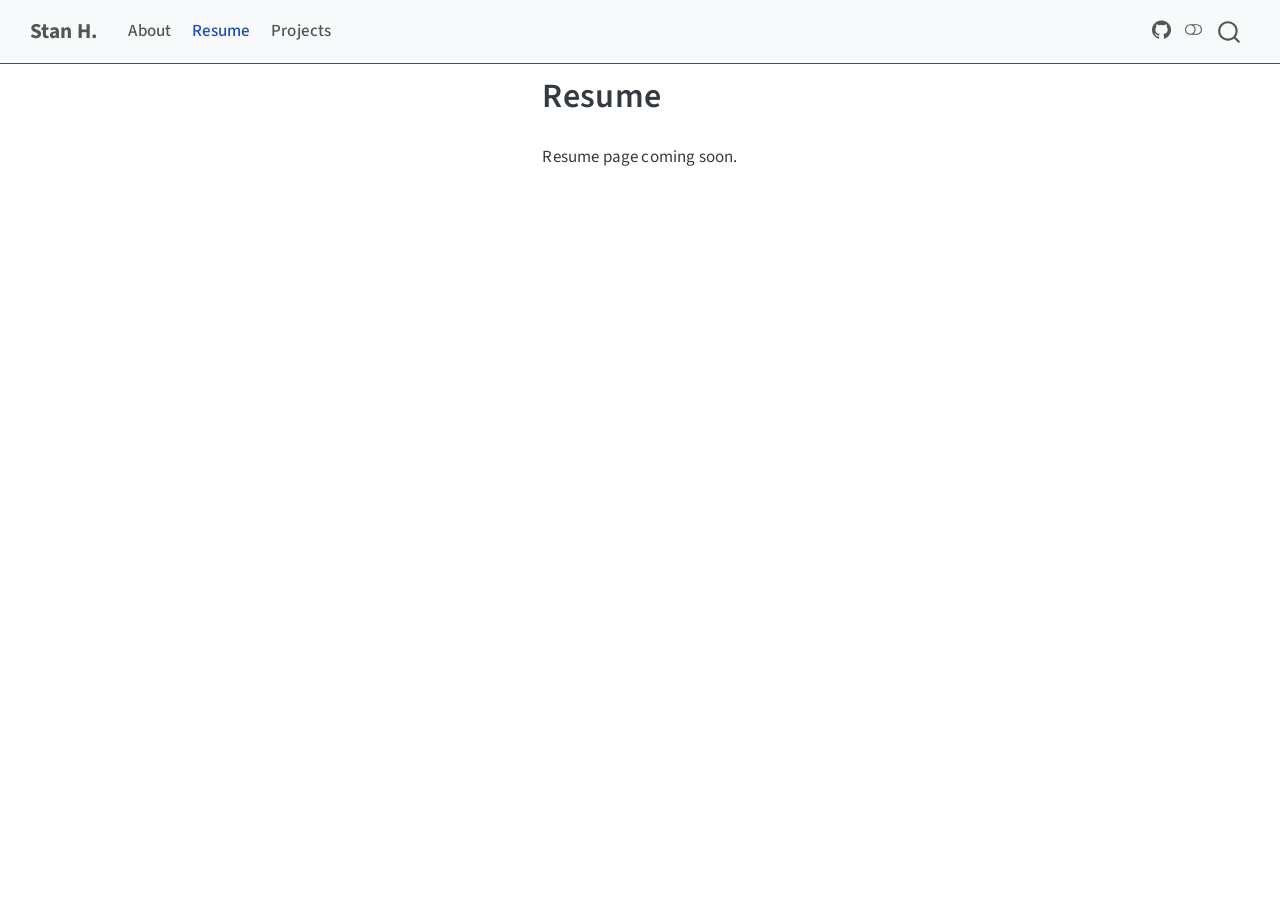
<file: docs/resume.html>
<!DOCTYPE html>
<html xmlns="http://www.w3.org/1999/xhtml" lang="en" xml:lang="en"><head>

<meta charset="utf-8">
<meta name="generator" content="quarto-1.9.13">

<meta name="viewport" content="width=device-width, initial-scale=1.0, user-scalable=yes">


<title>Resume – Stan H.</title>
<style>
code{white-space: pre-wrap;}
span.smallcaps{font-variant: small-caps;}
div.columns{display: flex; gap: min(4vw, 1.5em);}
div.column{flex: auto; overflow-x: auto;}
div.hanging-indent{margin-left: 1.5em; text-indent: -1.5em;}
ul.task-list{list-style: none;}
ul.task-list li input[type="checkbox"] {
  width: 0.8em;
  margin: 0 0.8em 0.2em -1em; /* quarto-specific, see https://github.com/quarto-dev/quarto-cli/issues/4556 */ 
  vertical-align: middle;
}
</style>


<script src="site_libs/quarto-nav/quarto-nav.js"></script>
<script src="site_libs/quarto-nav/headroom.min.js"></script>
<script src="site_libs/clipboard/clipboard.min.js"></script>
<script src="site_libs/quarto-search/autocomplete.umd.js"></script>
<script src="site_libs/quarto-search/fuse.min.js"></script>
<script src="site_libs/quarto-search/quarto-search.js"></script>
<meta name="quarto:offset" content="./">
<script src="site_libs/quarto-html/quarto.js" type="module"></script>
<script src="site_libs/quarto-html/tabsets/tabsets.js" type="module"></script>
<script src="site_libs/quarto-html/axe/axe-check.js" type="module"></script>
<script src="site_libs/quarto-html/popper.min.js"></script>
<script src="site_libs/quarto-html/tippy.umd.min.js"></script>
<script src="site_libs/quarto-html/anchor.min.js"></script>
<link href="site_libs/quarto-html/tippy.css" rel="stylesheet">
<link href="site_libs/quarto-html/quarto-syntax-highlighting-ac077c1e730dfeb5e42400639d17284e.css" rel="stylesheet" class="quarto-color-scheme" id="quarto-text-highlighting-styles">
<link href="site_libs/quarto-html/quarto-syntax-highlighting-dark-ea00d30dd9b950c7ecb6e17bc6ca0835.css" rel="stylesheet" class="quarto-color-scheme quarto-color-alternate" id="quarto-text-highlighting-styles">
<link href="site_libs/quarto-html/quarto-syntax-highlighting-ac077c1e730dfeb5e42400639d17284e.css" rel="stylesheet" class="quarto-color-scheme-extra" id="quarto-text-highlighting-styles">
<script src="site_libs/bootstrap/bootstrap.min.js"></script>
<link href="site_libs/bootstrap/bootstrap-icons.css" rel="stylesheet">
<link href="site_libs/bootstrap/bootstrap-9947125b96a39b6e338232ca4cef18ae.min.css" rel="stylesheet" append-hash="true" class="quarto-color-scheme" id="quarto-bootstrap" data-mode="light">
<link href="site_libs/bootstrap/bootstrap-dark-8cc648523f10c6643ad8b4804917a629.min.css" rel="stylesheet" append-hash="true" class="quarto-color-scheme quarto-color-alternate" id="quarto-bootstrap" data-mode="dark">
<link href="site_libs/bootstrap/bootstrap-9947125b96a39b6e338232ca4cef18ae.min.css" rel="stylesheet" append-hash="true" class="quarto-color-scheme-extra" id="quarto-bootstrap" data-mode="light">
<script id="quarto-search-options" type="application/json">{
  "location": "navbar",
  "copy-button": false,
  "collapse-after": 3,
  "panel-placement": "end",
  "type": "overlay",
  "limit": 50,
  "keyboard-shortcut": [
    "f",
    "/",
    "s"
  ],
  "show-item-context": false,
  "language": {
    "search-no-results-text": "No results",
    "search-matching-documents-text": "matching documents",
    "search-copy-link-title": "Copy link to search",
    "search-hide-matches-text": "Hide additional matches",
    "search-more-match-text": "more match in this document",
    "search-more-matches-text": "more matches in this document",
    "search-clear-button-title": "Clear",
    "search-text-placeholder": "",
    "search-detached-cancel-button-title": "Cancel",
    "search-submit-button-title": "Submit",
    "search-label": "Search"
  }
}</script>
<link rel="stylesheet" href="https://cdn.jsdelivr.net/npm/bootstrap-icons@1.11.3/font/bootstrap-icons.min.css">


<link rel="stylesheet" href="styles.css">
</head>

<body class="nav-fixed fullcontent quarto-light"><script id="quarto-html-before-body" type="application/javascript">
    const toggleBodyColorMode = (bsSheetEl) => {
      const mode = bsSheetEl.getAttribute("data-mode");
      const bodyEl = window.document.querySelector("body");
      if (mode === "dark") {
        bodyEl.classList.add("quarto-dark");
        bodyEl.classList.remove("quarto-light");
      } else {
        bodyEl.classList.add("quarto-light");
        bodyEl.classList.remove("quarto-dark");
      }
    }
    const toggleBodyColorPrimary = () => {
      const bsSheetEl = window.document.querySelector("link#quarto-bootstrap:not([rel=disabled-stylesheet])");
      if (bsSheetEl) {
        toggleBodyColorMode(bsSheetEl);
      }
    }
    const setColorSchemeToggle = (alternate) => {
      const toggles = window.document.querySelectorAll('.quarto-color-scheme-toggle');
      for (let i=0; i < toggles.length; i++) {
        const toggle = toggles[i];
        if (toggle) {
          if (alternate) {
            toggle.classList.add("alternate");
          } else {
            toggle.classList.remove("alternate");
          }
        }
      }
    };
    const toggleColorMode = (alternate) => {
      // Switch the stylesheets
      const primaryStylesheets = window.document.querySelectorAll('link.quarto-color-scheme:not(.quarto-color-alternate)');
      const alternateStylesheets = window.document.querySelectorAll('link.quarto-color-scheme.quarto-color-alternate');
      manageTransitions('#quarto-margin-sidebar .nav-link', false);
      if (alternate) {
        // note: dark is layered on light, we don't disable primary!
        enableStylesheet(alternateStylesheets);
        for (const sheetNode of alternateStylesheets) {
          if (sheetNode.id === "quarto-bootstrap") {
            toggleBodyColorMode(sheetNode);
          }
        }
      } else {
        disableStylesheet(alternateStylesheets);
        enableStylesheet(primaryStylesheets)
        toggleBodyColorPrimary();
      }
      manageTransitions('#quarto-margin-sidebar .nav-link', true);
      // Switch the toggles
      setColorSchemeToggle(alternate)
      // Hack to workaround the fact that safari doesn't
      // properly recolor the scrollbar when toggling (#1455)
      if (navigator.userAgent.indexOf('Safari') > 0 && navigator.userAgent.indexOf('Chrome') == -1) {
        manageTransitions("body", false);
        window.scrollTo(0, 1);
        setTimeout(() => {
          window.scrollTo(0, 0);
          manageTransitions("body", true);
        }, 40);
      }
    }
    const disableStylesheet = (stylesheets) => {
      for (let i=0; i < stylesheets.length; i++) {
        const stylesheet = stylesheets[i];
        stylesheet.rel = 'disabled-stylesheet';
      }
    }
    const enableStylesheet = (stylesheets) => {
      for (let i=0; i < stylesheets.length; i++) {
        const stylesheet = stylesheets[i];
        if(stylesheet.rel !== 'stylesheet') { // for Chrome, which will still FOUC without this check
          stylesheet.rel = 'stylesheet';
        }
      }
    }
    const manageTransitions = (selector, allowTransitions) => {
      const els = window.document.querySelectorAll(selector);
      for (let i=0; i < els.length; i++) {
        const el = els[i];
        if (allowTransitions) {
          el.classList.remove('notransition');
        } else {
          el.classList.add('notransition');
        }
      }
    }
    const isFileUrl = () => {
      return window.location.protocol === 'file:';
    }
    const hasAlternateSentinel = () => {
      let styleSentinel = getColorSchemeSentinel();
      if (styleSentinel !== null) {
        return styleSentinel === "alternate";
      } else {
        return false;
      }
    }
    const setStyleSentinel = (alternate) => {
      const value = alternate ? "alternate" : "default";
      if (!isFileUrl()) {
        window.localStorage.setItem("quarto-color-scheme", value);
      } else {
        localAlternateSentinel = value;
      }
    }
    const getColorSchemeSentinel = () => {
      if (!isFileUrl()) {
        const storageValue = window.localStorage.getItem("quarto-color-scheme");
        return storageValue != null ? storageValue : localAlternateSentinel;
      } else {
        return localAlternateSentinel;
      }
    }
    const toggleGiscusIfUsed = (isAlternate, darkModeDefault) => {
      const baseTheme = document.querySelector('#giscus-base-theme')?.value ?? 'light';
      const alternateTheme = document.querySelector('#giscus-alt-theme')?.value ?? 'dark';
      let newTheme = '';
      if(authorPrefersDark) {
        newTheme = isAlternate ? baseTheme : alternateTheme;
      } else {
        newTheme = isAlternate ? alternateTheme : baseTheme;
      }
      const changeGiscusTheme = () => {
        // From: https://github.com/giscus/giscus/issues/336
        const sendMessage = (message) => {
          const iframe = document.querySelector('iframe.giscus-frame');
          if (!iframe) return;
          iframe.contentWindow.postMessage({ giscus: message }, 'https://giscus.app');
        }
        sendMessage({
          setConfig: {
            theme: newTheme
          }
        });
      }
      const isGiscussLoaded = window.document.querySelector('iframe.giscus-frame') !== null;
      if (isGiscussLoaded) {
        changeGiscusTheme();
      }
    };
    const authorPrefersDark = false;
    const darkModeDefault = authorPrefersDark;
      document.querySelector('link#quarto-text-highlighting-styles.quarto-color-scheme-extra').rel = 'disabled-stylesheet';
      document.querySelector('link#quarto-bootstrap.quarto-color-scheme-extra').rel = 'disabled-stylesheet';
    let localAlternateSentinel = darkModeDefault ? 'alternate' : 'default';
    // Dark / light mode switch
    window.quartoToggleColorScheme = () => {
      // Read the current dark / light value
      let toAlternate = !hasAlternateSentinel();
      toggleColorMode(toAlternate);
      setStyleSentinel(toAlternate);
      toggleGiscusIfUsed(toAlternate, darkModeDefault);
      window.dispatchEvent(new Event('resize'));
    };
    // Switch to dark mode if need be
    if (hasAlternateSentinel()) {
      toggleColorMode(true);
    } else {
      toggleColorMode(false);
    }
  </script>

<div id="quarto-search-results"></div>
  <header id="quarto-header" class="headroom fixed-top">
    <nav class="navbar navbar-expand-lg " data-bs-theme="dark">
      <div class="navbar-container container-fluid">
      <div class="navbar-brand-container mx-auto">
    <a class="navbar-brand" href="./index.html">
    <span class="navbar-title">Stan H.</span>
    </a>
  </div>
            <div id="quarto-search" class="" title="Search"></div>
          <button class="navbar-toggler" type="button" data-bs-toggle="collapse" data-bs-target="#navbarCollapse" aria-controls="navbarCollapse" role="menu" aria-expanded="false" aria-label="Toggle navigation" onclick="if (window.quartoToggleHeadroom) { window.quartoToggleHeadroom(); }">
  <span class="navbar-toggler-icon"></span>
</button>
          <div class="collapse navbar-collapse" id="navbarCollapse">
            <ul class="navbar-nav navbar-nav-scroll me-auto">
  <li class="nav-item">
    <a class="nav-link" href="./index.html"> 
<span class="menu-text">About</span></a>
  </li>  
  <li class="nav-item">
    <a class="nav-link active" href="./resume.html" aria-current="page"> 
<span class="menu-text">Resume</span></a>
  </li>  
  <li class="nav-item">
    <a class="nav-link" href="./projects.html"> 
<span class="menu-text">Projects</span></a>
  </li>  
</ul>
            <ul class="navbar-nav navbar-nav-scroll ms-auto">
  <li class="nav-item compact">
    <a class="nav-link" href="https://github.com/rsm-q6he"> <i class="bi bi-github" role="img">
</i> 
<span class="menu-text"></span></a>
  </li>  
</ul>
          </div> <!-- /navcollapse -->
            <div class="quarto-navbar-tools">
  <a href="" class="quarto-color-scheme-toggle quarto-navigation-tool  px-1" onclick="window.quartoToggleColorScheme(); return false;" title="Toggle dark mode"><i class="bi"></i></a>
</div>
      </div> <!-- /container-fluid -->
    </nav>
</header>
<!-- content -->
<div id="quarto-content" class="quarto-container page-columns page-rows-contents page-layout-article page-navbar">
<!-- sidebar -->
<!-- margin-sidebar -->
    
<!-- main -->
<main class="content" id="quarto-document-content">


<header id="title-block-header" class="quarto-title-block default">
<div class="quarto-title">
<h1 class="title">Resume</h1>
</div>



<div class="quarto-title-meta">

    
  
    
  </div>
  


</header>


<p>Resume page coming soon.</p>



</main> <!-- /main -->
<script id="quarto-html-after-body" type="application/javascript">
  window.document.addEventListener("DOMContentLoaded", function (event) {
    // Ensure there is a toggle, if there isn't float one in the top right
    if (window.document.querySelector('.quarto-color-scheme-toggle') === null) {
      const a = window.document.createElement('a');
      a.classList.add('top-right');
      a.classList.add('quarto-color-scheme-toggle');
      a.href = "";
      a.onclick = function() { try { window.quartoToggleColorScheme(); } catch {} return false; };
      const i = window.document.createElement("i");
      i.classList.add('bi');
      a.appendChild(i);
      window.document.body.appendChild(a);
    }
    setColorSchemeToggle(hasAlternateSentinel())
    const icon = "";
    const anchorJS = new window.AnchorJS();
    anchorJS.options = {
      placement: 'right',
      icon: icon
    };
    anchorJS.add('.anchored');
    const isCodeAnnotation = (el) => {
      for (const clz of el.classList) {
        if (clz.startsWith('code-annotation-')) {                     
          return true;
        }
      }
      return false;
    }
    const onCopySuccess = function(e) {
      // button target
      const button = e.trigger;
      // don't keep focus
      button.blur();
      // flash "checked"
      button.classList.add('code-copy-button-checked');
      var currentTitle = button.getAttribute("title");
      button.setAttribute("title", "Copied!");
      let tooltip;
      if (window.bootstrap) {
        button.setAttribute("data-bs-toggle", "tooltip");
        button.setAttribute("data-bs-placement", "left");
        button.setAttribute("data-bs-title", "Copied!");
        tooltip = new bootstrap.Tooltip(button, 
          { trigger: "manual", 
            customClass: "code-copy-button-tooltip",
            offset: [0, -8]});
        tooltip.show();    
      }
      setTimeout(function() {
        if (tooltip) {
          tooltip.hide();
          button.removeAttribute("data-bs-title");
          button.removeAttribute("data-bs-toggle");
          button.removeAttribute("data-bs-placement");
        }
        button.setAttribute("title", currentTitle);
        button.classList.remove('code-copy-button-checked');
      }, 1000);
      // clear code selection
      e.clearSelection();
    }
    const getTextToCopy = function(trigger) {
      const outerScaffold = trigger.parentElement.cloneNode(true);
      const codeEl = outerScaffold.querySelector('code');
      for (const childEl of codeEl.children) {
        if (isCodeAnnotation(childEl)) {
          childEl.remove();
        }
      }
      return codeEl.innerText;
    }
    const clipboard = new window.ClipboardJS('.code-copy-button:not([data-in-quarto-modal])', {
      text: getTextToCopy
    });
    clipboard.on('success', onCopySuccess);
    if (window.document.getElementById('quarto-embedded-source-code-modal')) {
      const clipboardModal = new window.ClipboardJS('.code-copy-button[data-in-quarto-modal]', {
        text: getTextToCopy,
        container: window.document.getElementById('quarto-embedded-source-code-modal')
      });
      clipboardModal.on('success', onCopySuccess);
    }
      var localhostRegex = new RegExp(/^(?:http|https):\/\/localhost\:?[0-9]*\//);
      var mailtoRegex = new RegExp(/^mailto:/);
        var filterRegex = new RegExp('/' + window.location.host + '/');
      var isInternal = (href) => {
          return filterRegex.test(href) || localhostRegex.test(href) || mailtoRegex.test(href);
      }
      // Inspect non-navigation links and adorn them if external
     var links = window.document.querySelectorAll('a[href]:not(.nav-link):not(.navbar-brand):not(.toc-action):not(.sidebar-link):not(.sidebar-item-toggle):not(.pagination-link):not(.no-external):not([aria-hidden]):not(.dropdown-item):not(.quarto-navigation-tool):not(.about-link)');
      for (var i=0; i<links.length; i++) {
        const link = links[i];
        if (!isInternal(link.href)) {
          // undo the damage that might have been done by quarto-nav.js in the case of
          // links that we want to consider external
          if (link.dataset.originalHref !== undefined) {
            link.href = link.dataset.originalHref;
          }
        }
      }
    function tippyHover(el, contentFn, onTriggerFn, onUntriggerFn) {
      const config = {
        allowHTML: true,
        maxWidth: 500,
        delay: 100,
        arrow: false,
        appendTo: function(el) {
            return el.parentElement;
        },
        interactive: true,
        interactiveBorder: 10,
        theme: 'quarto',
        placement: 'bottom-start',
      };
      if (contentFn) {
        config.content = contentFn;
      }
      if (onTriggerFn) {
        config.onTrigger = onTriggerFn;
      }
      if (onUntriggerFn) {
        config.onUntrigger = onUntriggerFn;
      }
      window.tippy(el, config); 
    }
    const noterefs = window.document.querySelectorAll('a[role="doc-noteref"]');
    for (var i=0; i<noterefs.length; i++) {
      const ref = noterefs[i];
      tippyHover(ref, function() {
        // use id or data attribute instead here
        let href = ref.getAttribute('data-footnote-href') || ref.getAttribute('href');
        try { href = new URL(href).hash; } catch {}
        const id = href.replace(/^#\/?/, "");
        const note = window.document.getElementById(id);
        if (note) {
          return note.innerHTML;
        } else {
          return "";
        }
      });
    }
    const xrefs = window.document.querySelectorAll('a.quarto-xref');
    const processXRef = (id, note) => {
      // Strip column container classes
      const stripColumnClz = (el) => {
        el.classList.remove("page-full", "page-columns");
        if (el.children) {
          for (const child of el.children) {
            stripColumnClz(child);
          }
        }
      }
      stripColumnClz(note)
      if (id === null || id.startsWith('sec-')) {
        // Special case sections, only their first couple elements
        const container = document.createElement("div");
        if (note.children && note.children.length > 2) {
          container.appendChild(note.children[0].cloneNode(true));
          for (let i = 1; i < note.children.length; i++) {
            const child = note.children[i];
            if (child.tagName === "P" && child.innerText === "") {
              continue;
            } else {
              container.appendChild(child.cloneNode(true));
              break;
            }
          }
          if (window.Quarto?.typesetMath) {
            window.Quarto.typesetMath(container);
          }
          return container.innerHTML
        } else {
          if (window.Quarto?.typesetMath) {
            window.Quarto.typesetMath(note);
          }
          return note.innerHTML;
        }
      } else {
        // Remove any anchor links if they are present
        const anchorLink = note.querySelector('a.anchorjs-link');
        if (anchorLink) {
          anchorLink.remove();
        }
        if (window.Quarto?.typesetMath) {
          window.Quarto.typesetMath(note);
        }
        if (note.classList.contains("callout")) {
          return note.outerHTML;
        } else {
          return note.innerHTML;
        }
      }
    }
    for (var i=0; i<xrefs.length; i++) {
      const xref = xrefs[i];
      tippyHover(xref, undefined, function(instance) {
        instance.disable();
        let url = xref.getAttribute('href');
        let hash = undefined; 
        if (url.startsWith('#')) {
          hash = url;
        } else {
          try { hash = new URL(url).hash; } catch {}
        }
        if (hash) {
          const id = hash.replace(/^#\/?/, "");
          const note = window.document.getElementById(id);
          if (note !== null) {
            try {
              const html = processXRef(id, note.cloneNode(true));
              instance.setContent(html);
            } finally {
              instance.enable();
              instance.show();
            }
          } else {
            // See if we can fetch this
            fetch(url.split('#')[0])
            .then(res => res.text())
            .then(html => {
              const parser = new DOMParser();
              const htmlDoc = parser.parseFromString(html, "text/html");
              const note = htmlDoc.getElementById(id);
              if (note !== null) {
                const html = processXRef(id, note);
                instance.setContent(html);
              } 
            }).finally(() => {
              instance.enable();
              instance.show();
            });
          }
        } else {
          // See if we can fetch a full url (with no hash to target)
          // This is a special case and we should probably do some content thinning / targeting
          fetch(url)
          .then(res => res.text())
          .then(html => {
            const parser = new DOMParser();
            const htmlDoc = parser.parseFromString(html, "text/html");
            const note = htmlDoc.querySelector('main.content');
            if (note !== null) {
              // This should only happen for chapter cross references
              // (since there is no id in the URL)
              // remove the first header
              if (note.children.length > 0 && note.children[0].tagName === "HEADER") {
                note.children[0].remove();
              }
              const html = processXRef(null, note);
              instance.setContent(html);
            } 
          }).finally(() => {
            instance.enable();
            instance.show();
          });
        }
      }, function(instance) {
      });
    }
        let selectedAnnoteEl;
        const selectorForAnnotation = ( cell, annotation) => {
          let cellAttr = 'data-code-cell="' + cell + '"';
          let lineAttr = 'data-code-annotation="' +  annotation + '"';
          const selector = 'span[' + cellAttr + '][' + lineAttr + ']';
          return selector;
        }
        const selectCodeLines = (annoteEl) => {
          const doc = window.document;
          const targetCell = annoteEl.getAttribute("data-target-cell");
          const targetAnnotation = annoteEl.getAttribute("data-target-annotation");
          const annoteSpan = window.document.querySelector(selectorForAnnotation(targetCell, targetAnnotation));
          const lines = annoteSpan.getAttribute("data-code-lines").split(",");
          const lineIds = lines.map((line) => {
            return targetCell + "-" + line;
          })
          let top = null;
          let height = null;
          let parent = null;
          if (lineIds.length > 0) {
              //compute the position of the single el (top and bottom and make a div)
              const el = window.document.getElementById(lineIds[0]);
              top = el.offsetTop;
              height = el.offsetHeight;
              parent = el.parentElement.parentElement;
            if (lineIds.length > 1) {
              const lastEl = window.document.getElementById(lineIds[lineIds.length - 1]);
              const bottom = lastEl.offsetTop + lastEl.offsetHeight;
              height = bottom - top;
            }
            if (top !== null && height !== null && parent !== null) {
              // cook up a div (if necessary) and position it 
              let div = window.document.getElementById("code-annotation-line-highlight");
              if (div === null) {
                div = window.document.createElement("div");
                div.setAttribute("id", "code-annotation-line-highlight");
                div.style.position = 'absolute';
                parent.appendChild(div);
              }
              div.style.top = top - 2 + "px";
              div.style.height = height + 4 + "px";
              div.style.left = 0;
              let gutterDiv = window.document.getElementById("code-annotation-line-highlight-gutter");
              if (gutterDiv === null) {
                gutterDiv = window.document.createElement("div");
                gutterDiv.setAttribute("id", "code-annotation-line-highlight-gutter");
                gutterDiv.style.position = 'absolute';
                const codeCell = window.document.getElementById(targetCell);
                const gutter = codeCell.querySelector('.code-annotation-gutter');
                gutter.appendChild(gutterDiv);
              }
              gutterDiv.style.top = top - 2 + "px";
              gutterDiv.style.height = height + 4 + "px";
            }
            selectedAnnoteEl = annoteEl;
          }
        };
        const unselectCodeLines = () => {
          const elementsIds = ["code-annotation-line-highlight", "code-annotation-line-highlight-gutter"];
          elementsIds.forEach((elId) => {
            const div = window.document.getElementById(elId);
            if (div) {
              div.remove();
            }
          });
          selectedAnnoteEl = undefined;
        };
          // Handle positioning of the toggle
      window.addEventListener(
        "resize",
        throttle(() => {
          elRect = undefined;
          if (selectedAnnoteEl) {
            selectCodeLines(selectedAnnoteEl);
          }
        }, 10)
      );
      function throttle(fn, ms) {
      let throttle = false;
      let timer;
        return (...args) => {
          if(!throttle) { // first call gets through
              fn.apply(this, args);
              throttle = true;
          } else { // all the others get throttled
              if(timer) clearTimeout(timer); // cancel #2
              timer = setTimeout(() => {
                fn.apply(this, args);
                timer = throttle = false;
              }, ms);
          }
        };
      }
        // Attach click handler to the DT
        const annoteDls = window.document.querySelectorAll('dt[data-target-cell]');
        for (const annoteDlNode of annoteDls) {
          annoteDlNode.addEventListener('click', (event) => {
            const clickedEl = event.target;
            if (clickedEl !== selectedAnnoteEl) {
              unselectCodeLines();
              const activeEl = window.document.querySelector('dt[data-target-cell].code-annotation-active');
              if (activeEl) {
                activeEl.classList.remove('code-annotation-active');
              }
              selectCodeLines(clickedEl);
              clickedEl.classList.add('code-annotation-active');
            } else {
              // Unselect the line
              unselectCodeLines();
              clickedEl.classList.remove('code-annotation-active');
            }
          });
        }
    const findCites = (el) => {
      const parentEl = el.parentElement;
      if (parentEl) {
        const cites = parentEl.dataset.cites;
        if (cites) {
          return {
            el,
            cites: cites.split(' ')
          };
        } else {
          return findCites(el.parentElement)
        }
      } else {
        return undefined;
      }
    };
    var bibliorefs = window.document.querySelectorAll('a[role="doc-biblioref"]');
    for (var i=0; i<bibliorefs.length; i++) {
      const ref = bibliorefs[i];
      const citeInfo = findCites(ref);
      if (citeInfo) {
        tippyHover(citeInfo.el, function() {
          var popup = window.document.createElement('div');
          citeInfo.cites.forEach(function(cite) {
            var citeDiv = window.document.createElement('div');
            citeDiv.classList.add('hanging-indent');
            citeDiv.classList.add('csl-entry');
            var biblioDiv = window.document.getElementById('ref-' + cite);
            if (biblioDiv) {
              citeDiv.innerHTML = biblioDiv.innerHTML;
            }
            popup.appendChild(citeDiv);
          });
          return popup.innerHTML;
        });
      }
    }
  });
  </script>
</div> <!-- /content -->




</body></html>
</file>
<file: docs/site_libs/quarto-html/tippy.css>
.tippy-box[data-animation=fade][data-state=hidden]{opacity:0}[data-tippy-root]{max-width:calc(100vw - 10px)}.tippy-box{position:relative;background-color:#333;color:#fff;border-radius:4px;font-size:14px;line-height:1.4;white-space:normal;outline:0;transition-property:transform,visibility,opacity}.tippy-box[data-placement^=top]>.tippy-arrow{bottom:0}.tippy-box[data-placement^=top]>.tippy-arrow:before{bottom:-7px;left:0;border-width:8px 8px 0;border-top-color:initial;transform-origin:center top}.tippy-box[data-placement^=bottom]>.tippy-arrow{top:0}.tippy-box[data-placement^=bottom]>.tippy-arrow:before{top:-7px;left:0;border-width:0 8px 8px;border-bottom-color:initial;transform-origin:center bottom}.tippy-box[data-placement^=left]>.tippy-arrow{right:0}.tippy-box[data-placement^=left]>.tippy-arrow:before{border-width:8px 0 8px 8px;border-left-color:initial;right:-7px;transform-origin:center left}.tippy-box[data-placement^=right]>.tippy-arrow{left:0}.tippy-box[data-placement^=right]>.tippy-arrow:before{left:-7px;border-width:8px 8px 8px 0;border-right-color:initial;transform-origin:center right}.tippy-box[data-inertia][data-state=visible]{transition-timing-function:cubic-bezier(.54,1.5,.38,1.11)}.tippy-arrow{width:16px;height:16px;color:#333}.tippy-arrow:before{content:"";position:absolute;border-color:transparent;border-style:solid}.tippy-content{position:relative;padding:5px 9px;z-index:1}
</file>
<file: docs/site_libs/quarto-html/quarto-syntax-highlighting-ac077c1e730dfeb5e42400639d17284e.css>
/* quarto syntax highlight colors */
:root {
  --quarto-hl-ot-color: #003B4F;
  --quarto-hl-at-color: #657422;
  --quarto-hl-ss-color: #20794D;
  --quarto-hl-an-color: #5E5E5E;
  --quarto-hl-fu-color: #4758AB;
  --quarto-hl-st-color: #20794D;
  --quarto-hl-cf-color: #003B4F;
  --quarto-hl-op-color: #5E5E5E;
  --quarto-hl-er-color: #AD0000;
  --quarto-hl-bn-color: #AD0000;
  --quarto-hl-al-color: #AD0000;
  --quarto-hl-va-color: #111111;
  --quarto-hl-bu-color: inherit;
  --quarto-hl-ex-color: inherit;
  --quarto-hl-pp-color: #AD0000;
  --quarto-hl-in-color: #5E5E5E;
  --quarto-hl-vs-color: #20794D;
  --quarto-hl-wa-color: #5E5E5E;
  --quarto-hl-do-color: #5E5E5E;
  --quarto-hl-im-color: #00769E;
  --quarto-hl-ch-color: #20794D;
  --quarto-hl-dt-color: #AD0000;
  --quarto-hl-fl-color: #AD0000;
  --quarto-hl-co-color: #5E5E5E;
  --quarto-hl-cv-color: #5E5E5E;
  --quarto-hl-cn-color: #8f5902;
  --quarto-hl-sc-color: #5E5E5E;
  --quarto-hl-dv-color: #AD0000;
  --quarto-hl-kw-color: #003B4F;
}

/* other quarto variables */
:root {
  --quarto-font-monospace: SFMono-Regular, Menlo, Monaco, Consolas, "Liberation Mono", "Courier New", monospace;
}

/* syntax highlight based on Pandoc's rules */
pre > code.sourceCode > span {
  color: #003B4F;
}

code.sourceCode > span {
  color: #003B4F;
}

div.sourceCode,
div.sourceCode pre.sourceCode {
  color: #003B4F;
}

/* Normal */
code span {
  color: #003B4F;
}

/* Alert */
code span.al {
  color: #AD0000;
  font-style: inherit;
}

/* Annotation */
code span.an {
  color: #5E5E5E;
  font-style: inherit;
}

/* Attribute */
code span.at {
  color: #657422;
  font-style: inherit;
}

/* BaseN */
code span.bn {
  color: #AD0000;
  font-style: inherit;
}

/* BuiltIn */
code span.bu {
  font-style: inherit;
}

/* ControlFlow */
code span.cf {
  color: #003B4F;
  font-weight: bold;
  font-style: inherit;
}

/* Char */
code span.ch {
  color: #20794D;
  font-style: inherit;
}

/* Constant */
code span.cn {
  color: #8f5902;
  font-style: inherit;
}

/* Comment */
code span.co {
  color: #5E5E5E;
  font-style: inherit;
}

/* CommentVar */
code span.cv {
  color: #5E5E5E;
  font-style: italic;
}

/* Documentation */
code span.do {
  color: #5E5E5E;
  font-style: italic;
}

/* DataType */
code span.dt {
  color: #AD0000;
  font-style: inherit;
}

/* DecVal */
code span.dv {
  color: #AD0000;
  font-style: inherit;
}

/* Error */
code span.er {
  color: #AD0000;
  font-style: inherit;
}

/* Extension */
code span.ex {
  font-style: inherit;
}

/* Float */
code span.fl {
  color: #AD0000;
  font-style: inherit;
}

/* Function */
code span.fu {
  color: #4758AB;
  font-style: inherit;
}

/* Import */
code span.im {
  color: #00769E;
  font-style: inherit;
}

/* Information */
code span.in {
  color: #5E5E5E;
  font-style: inherit;
}

/* Keyword */
code span.kw {
  color: #003B4F;
  font-weight: bold;
  font-style: inherit;
}

/* Operator */
code span.op {
  color: #5E5E5E;
  font-style: inherit;
}

/* Other */
code span.ot {
  color: #003B4F;
  font-style: inherit;
}

/* Preprocessor */
code span.pp {
  color: #AD0000;
  font-style: inherit;
}

/* SpecialChar */
code span.sc {
  color: #5E5E5E;
  font-style: inherit;
}

/* SpecialString */
code span.ss {
  color: #20794D;
  font-style: inherit;
}

/* String */
code span.st {
  color: #20794D;
  font-style: inherit;
}

/* Variable */
code span.va {
  color: #111111;
  font-style: inherit;
}

/* VerbatimString */
code span.vs {
  color: #20794D;
  font-style: inherit;
}

/* Warning */
code span.wa {
  color: #5E5E5E;
  font-style: italic;
}

.prevent-inlining {
  content: "</";
}

/*# sourceMappingURL=1ea6d01bc6c35c1b2edc43c07bed6db0.css.map */
</file>
<file: docs/site_libs/quarto-html/quarto-syntax-highlighting-dark-ea00d30dd9b950c7ecb6e17bc6ca0835.css>
/* quarto syntax highlight colors */
:root {
  --quarto-hl-al-color: #f07178;
  --quarto-hl-an-color: #d4d0ab;
  --quarto-hl-at-color: #00e0e0;
  --quarto-hl-bn-color: #d4d0ab;
  --quarto-hl-bu-color: #abe338;
  --quarto-hl-ch-color: #abe338;
  --quarto-hl-co-color: #f8f8f2;
  --quarto-hl-cv-color: #ffd700;
  --quarto-hl-cn-color: #ffd700;
  --quarto-hl-cf-color: #ffa07a;
  --quarto-hl-dt-color: #ffa07a;
  --quarto-hl-dv-color: #d4d0ab;
  --quarto-hl-do-color: #f8f8f2;
  --quarto-hl-er-color: #f07178;
  --quarto-hl-ex-color: #00e0e0;
  --quarto-hl-fl-color: #d4d0ab;
  --quarto-hl-fu-color: #ffa07a;
  --quarto-hl-im-color: #abe338;
  --quarto-hl-in-color: #d4d0ab;
  --quarto-hl-kw-color: #ffa07a;
  --quarto-hl-op-color: #ffa07a;
  --quarto-hl-ot-color: #00e0e0;
  --quarto-hl-pp-color: #dcc6e0;
  --quarto-hl-re-color: #00e0e0;
  --quarto-hl-sc-color: #abe338;
  --quarto-hl-ss-color: #abe338;
  --quarto-hl-st-color: #abe338;
  --quarto-hl-va-color: #00e0e0;
  --quarto-hl-vs-color: #abe338;
  --quarto-hl-wa-color: #dcc6e0;
}

/* other quarto variables */
:root {
  --quarto-font-monospace: SFMono-Regular, Menlo, Monaco, Consolas, "Liberation Mono", "Courier New", monospace;
}

/* syntax highlight based on Pandoc's rules */
pre > code.sourceCode > span {
  color: #f8f8f2;
}

code.sourceCode > span {
  color: #f8f8f2;
}

div.sourceCode,
div.sourceCode pre.sourceCode {
  color: #f8f8f2;
}

/* Normal */
code span {
  color: #f8f8f2;
}

/* Alert */
code span.al {
  color: #f07178;
}

/* Annotation */
code span.an {
  color: #d4d0ab;
}

/* Attribute */
code span.at {
  color: #00e0e0;
}

/* BaseN */
code span.bn {
  color: #d4d0ab;
}

/* BuiltIn */
code span.bu {
  color: #abe338;
}

/* ControlFlow */
code span.cf {
  font-weight: bold;
  color: #ffa07a;
}

/* Char */
code span.ch {
  color: #abe338;
}

/* Constant */
code span.cn {
  color: #ffd700;
}

/* Comment */
code span.co {
  font-style: italic;
  color: #f8f8f2;
}

/* CommentVar */
code span.cv {
  color: #ffd700;
}

/* Documentation */
code span.do {
  color: #f8f8f2;
}

/* DataType */
code span.dt {
  color: #ffa07a;
}

/* DecVal */
code span.dv {
  color: #d4d0ab;
}

/* Error */
code span.er {
  color: #f07178;
  text-decoration: underline;
}

/* Extension */
code span.ex {
  font-weight: bold;
  color: #00e0e0;
}

/* Float */
code span.fl {
  color: #d4d0ab;
}

/* Function */
code span.fu {
  color: #ffa07a;
}

/* Import */
code span.im {
  color: #abe338;
}

/* Information */
code span.in {
  color: #d4d0ab;
}

/* Keyword */
code span.kw {
  font-weight: bold;
  color: #ffa07a;
}

/* Operator */
code span.op {
  color: #ffa07a;
}

/* Other */
code span.ot {
  color: #00e0e0;
}

/* Preprocessor */
code span.pp {
  color: #dcc6e0;
}

/* RegionMarker */
code span.re {
  background-color: #f8f8f2;
  color: #00e0e0;
}

/* SpecialChar */
code span.sc {
  color: #abe338;
}

/* SpecialString */
code span.ss {
  color: #abe338;
}

/* String */
code span.st {
  color: #abe338;
}

/* Variable */
code span.va {
  color: #00e0e0;
}

/* VerbatimString */
code span.vs {
  color: #abe338;
}

/* Warning */
code span.wa {
  color: #dcc6e0;
}

.prevent-inlining {
  content: "</";
}

/*# sourceMappingURL=425d3e72fb1810b6cb4521cf90bf953b.css.map */
</file>
<file: docs/styles.css>
/* Base typography */
body {
  font-size: 17px;
  line-height: 1.75;
  letter-spacing: 0.01em;
}

/* Main content area */
main.content {
  max-width: 1100px;
  margin: 0 auto;
  padding-top: 2rem;
}

/* Navbar */
.navbar {
  min-height: 64px;
  border-bottom: 1px solid var(--bs-border-color);
  font-weight: 500;
}

.navbar-brand {
  font-weight: 700;
  padding-top: 0;
  padding-bottom: 0;
  margin-right: 1.25rem;
}

.navbar-nav .nav-link {
  padding-top: 0;
  padding-bottom: 0;
}

.navbar .quarto-navbar-tools {
  display: flex;
  align-items: center;
  gap: 0.75rem;
}

/* Homepage layout */
.homepage {
  display: grid;
  grid-template-columns: 300px 1fr;
  column-gap: 3.25rem;
  align-items: start;
}

/* Hide title block only on homepage if homepage class is used */
.homepage .quarto-title-block {
  display: none;
}

.profile-column {
  text-align: center;
  padding-top: 1.5rem;
}

.profile-image {
  display: block;
  width: 100px;
  max-width: 100%;
  margin: 0 auto 1rem auto;
}

.profile-name {
  font-size: 2.1rem;
  font-weight: 700;
  margin-top: 0;
  margin-bottom: 1rem;
}

.profile-links {
  display: flex;
  justify-content: center;
  gap: 0.6rem;
  margin-top: 0.5rem;
}

.profile-links a {
  display: inline-flex;
  align-items: center;
  justify-content: center;
  width: 2.2rem;
  height: 2.2rem;
  border: 1px solid var(--bs-border-color);
  border-radius: 6px;
  background: transparent;
  color: var(--bs-body-color);
  text-decoration: none;
  font-size: 1rem;
}

.profile-links a:visited,
.profile-links a:hover,
.profile-links a:active {
  color: var(--bs-body-color);
  text-decoration: none;
}

/* Right column */
.content-column {
  border-left: 1px solid var(--bs-border-color);
  padding-left: 2.75rem;
  max-width: 620px;
}

.content-column h2 {
  font-size: 1.7rem;
  font-weight: 700;
  margin-top: 0;
  margin-bottom: 1rem;
  border-bottom: none;
  padding-bottom: 0;
}

.content-column p {
  margin-bottom: 1rem;
}

/* General headings */
h1,
h2,
h3 {
  letter-spacing: 0.01em;
  border-bottom: none;
}

h1.title {
  margin-bottom: 0.4rem;
}

.quarto-title-meta {
  margin-bottom: 1.5rem;
}

/* Links */
a {
  text-decoration: none;
}

a:hover {
  text-decoration: underline;
}

/* Footer */
.footer,
.nav-footer {
  font-size: 0.95rem;
  color: var(--bs-secondary-color);
  margin-top: 2rem;
}

/* Listing pages */
.quarto-listing {
  margin-top: 1.25rem;
}

.quarto-grid {
  gap: 1.5rem;
}

/* Listing card layout */
.quarto-listing-grid .card {
  border: none;
  border-radius: 12px;
  overflow: hidden;
  box-shadow: 0 4px 14px rgba(0, 0, 0, 0.08);
  transition: transform 0.15s ease, box-shadow 0.15s ease;
  height: 100%;
  background: #fff;
}

.quarto-listing-grid .card:hover {
  transform: translateY(-3px);
  box-shadow: 0 8px 22px rgba(0, 0, 0, 0.12);
}

.quarto-listing-grid .card-img-top {
  width: 100%;
  height: 220px;
  object-fit: cover;
  display: block;
}

.quarto-listing-grid .card-body {
  padding: 1rem 1rem 1.1rem 1rem;
}

.quarto-listing-grid .card-title,
.quarto-listing-grid .listing-title {
  font-size: 1.15rem;
  line-height: 1.3;
  margin-bottom: 0.4rem;
  font-weight: 600;
}

.quarto-listing-grid .card-subtitle,
.quarto-listing-grid .listing-subtitle {
  font-size: 0.98rem;
  color: #666;
  margin-bottom: 0.45rem;
}

.quarto-listing-grid .card-text,
.quarto-listing-grid .listing-description {
  font-size: 0.95rem;
  color: #444;
  line-height: 1.55;
}

.quarto-listing-grid .listing-date,
.quarto-listing-grid .card-attribution {
  font-size: 0.82rem;
  color: #888;
  text-transform: uppercase;
  letter-spacing: 0.03em;
  margin-top: 0.75rem;
}

/* Make single-column listing pages feel a bit more spacious */
#quarto-content main.content:has(.quarto-listing) {
  max-width: 1200px;
}

/* Images inside posts */
.quarto-post .quarto-figure,
main.content .quarto-figure {
  margin-top: 1.25rem;
  margin-bottom: 1.5rem;
}

main.content img {
  max-width: 100%;
  height: auto;
}

/* Mobile */
@media (max-width: 900px) {
  .homepage {
    grid-template-columns: 1fr;
    row-gap: 2rem;
  }

  .content-column {
    border-left: none;
    padding-left: 0;
    max-width: 100%;
  }

  .profile-column {
    padding-top: 0.5rem;
  }

  main.content {
    max-width: 100%;
    padding-left: 1rem;
    padding-right: 1rem;
  }

  .quarto-listing-grid .card-img-top {
    height: 180px;
  }
}

.quarto-dark .card {
  background: #1f2428;
}

.quarto-dark .listing-description {
  color: #d0d7de;
}

.quarto-dark .listing-date {
  color: #9aa4af;
}

/* Card hover effects for assignment listings */
.card {
  transition: transform 0.25s ease, box-shadow 0.25s ease;
  cursor: pointer;
}

.card:hover {
  transform: translateY(-6px);
  box-shadow: 0 12px 28px rgba(0, 0, 0, 0.15);
}
</file>
